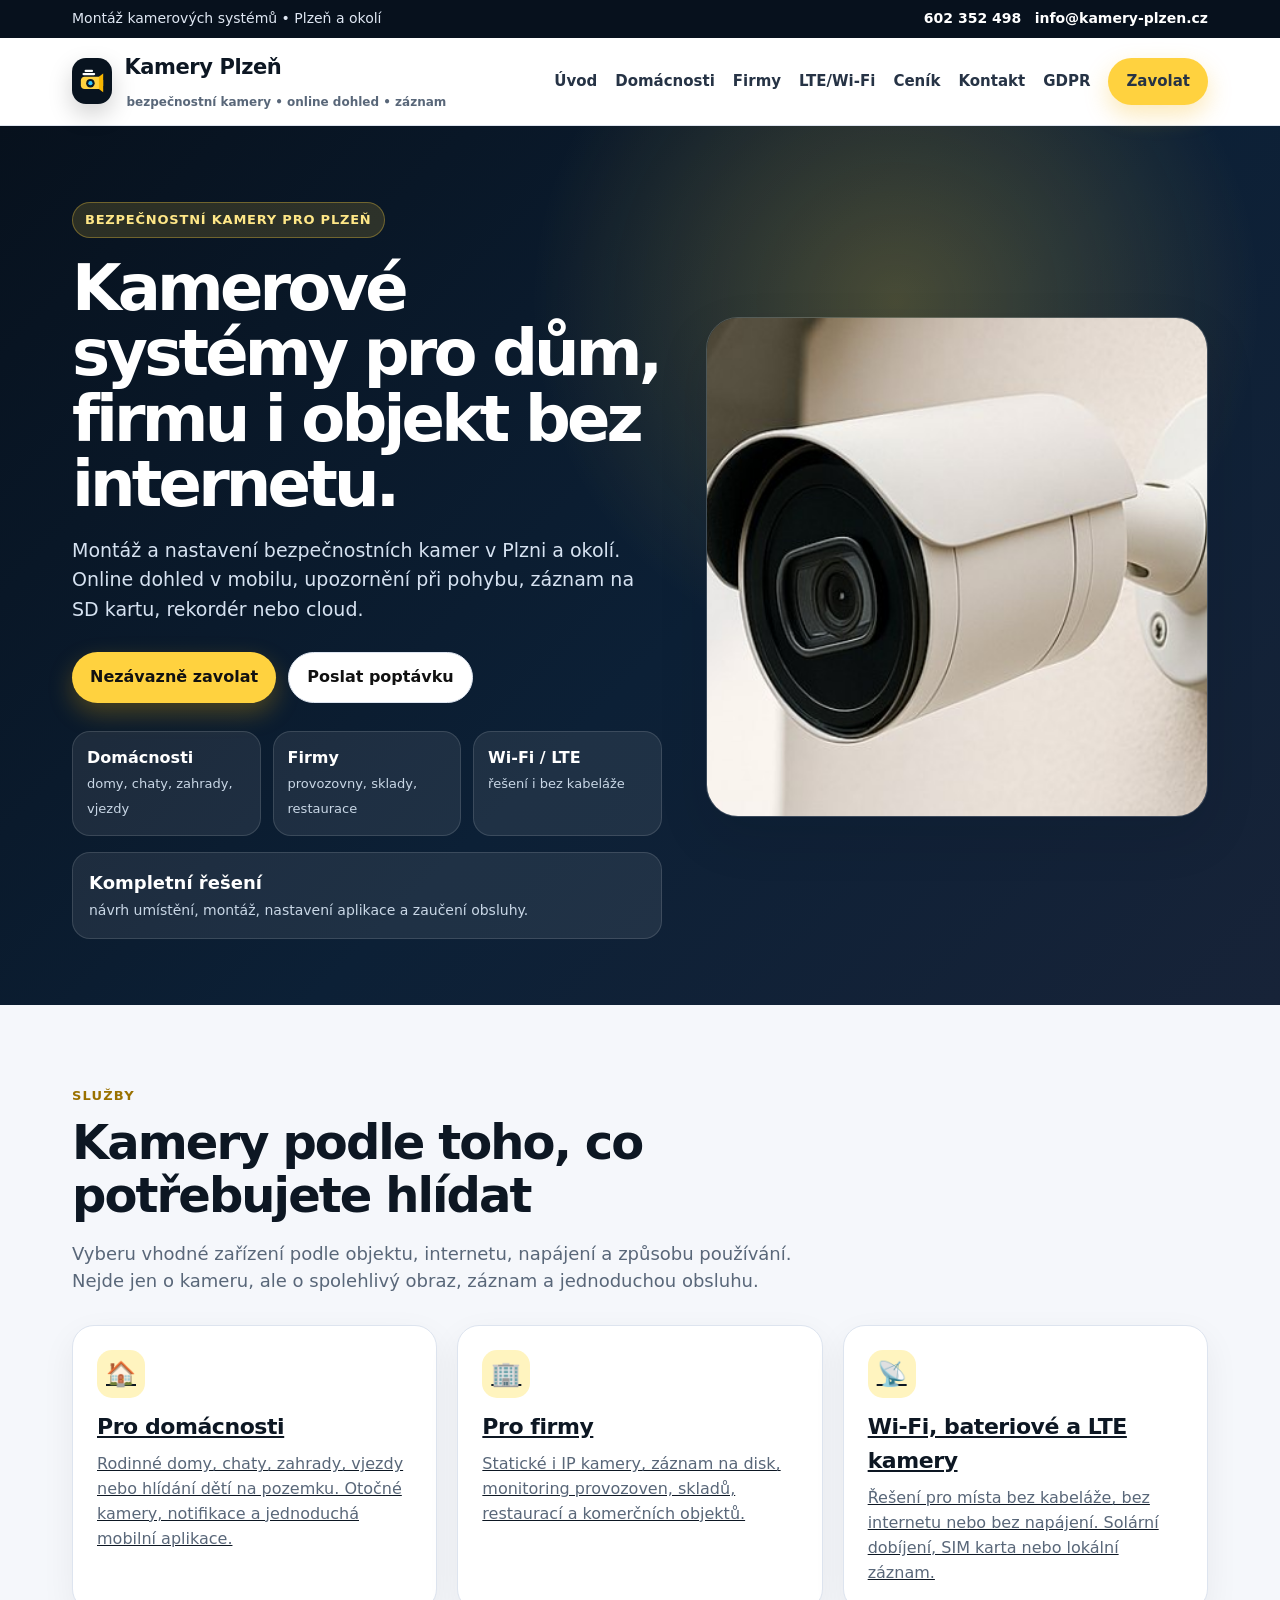
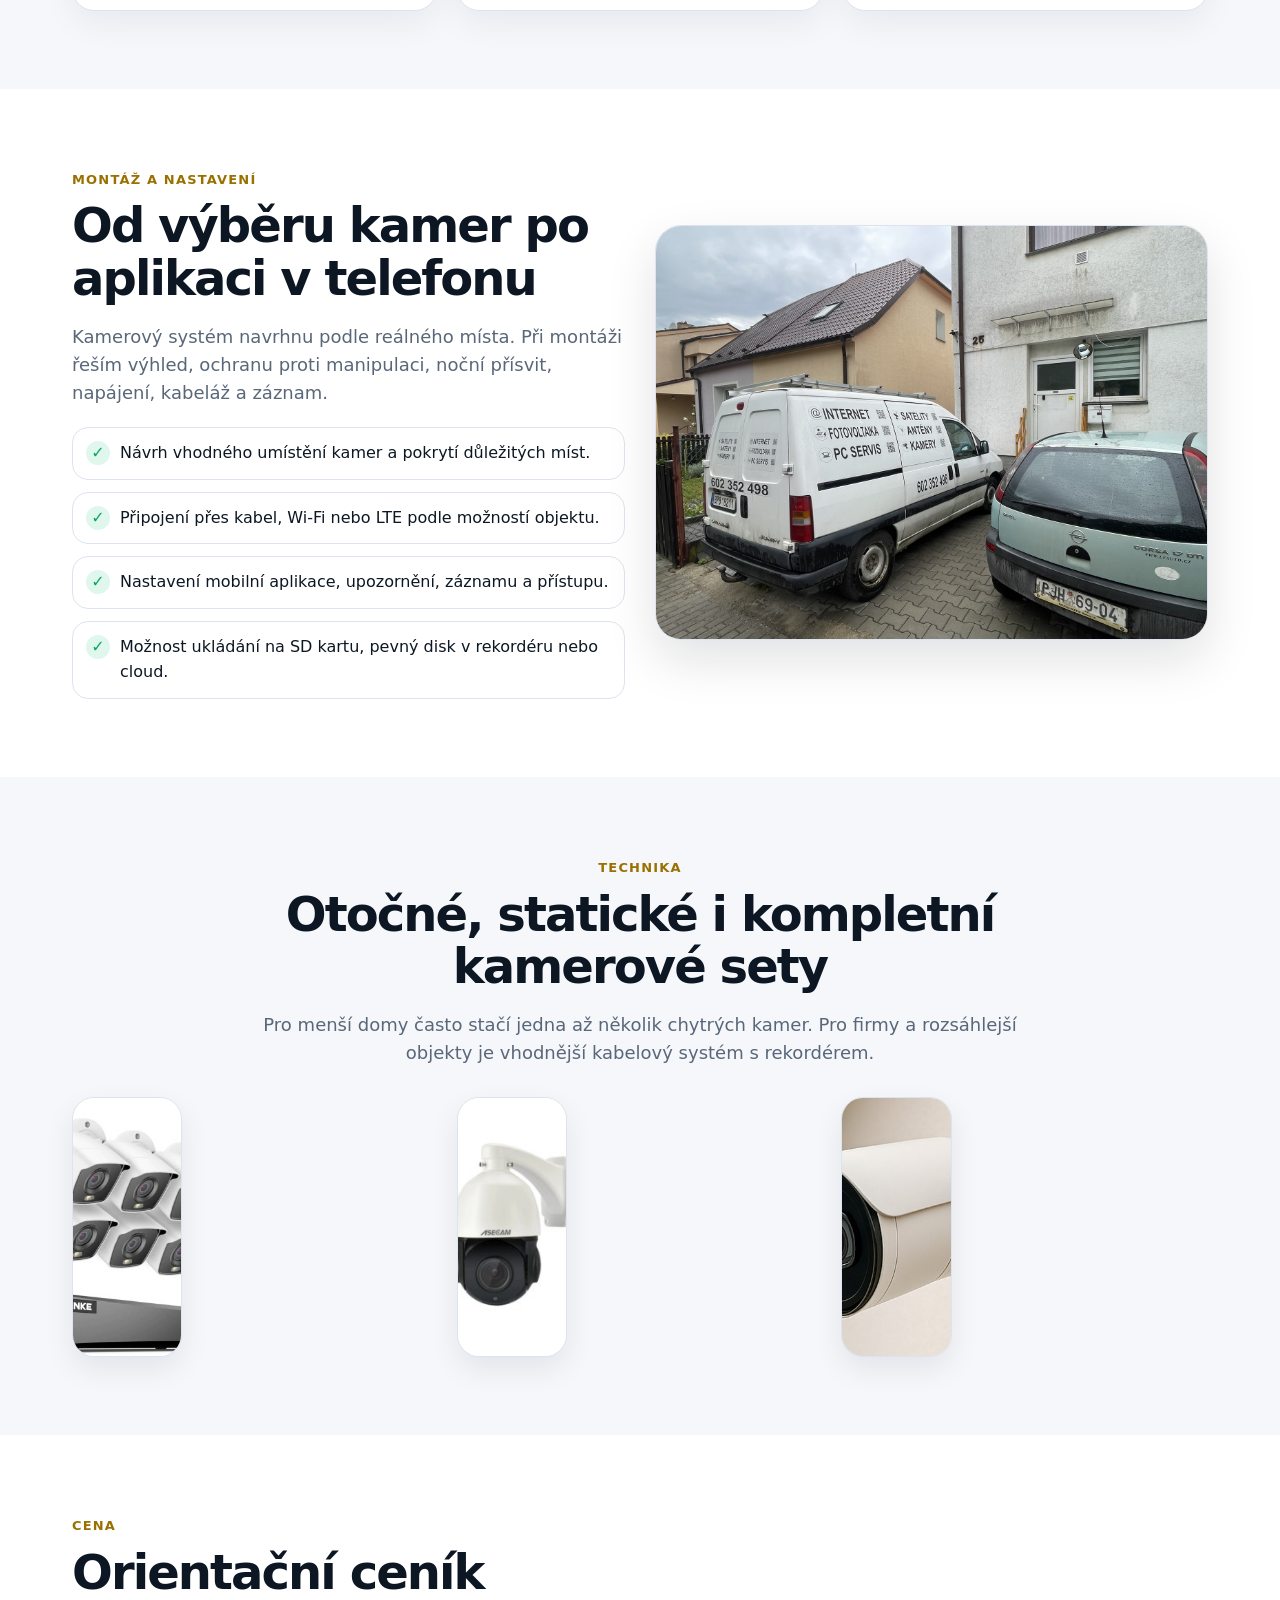
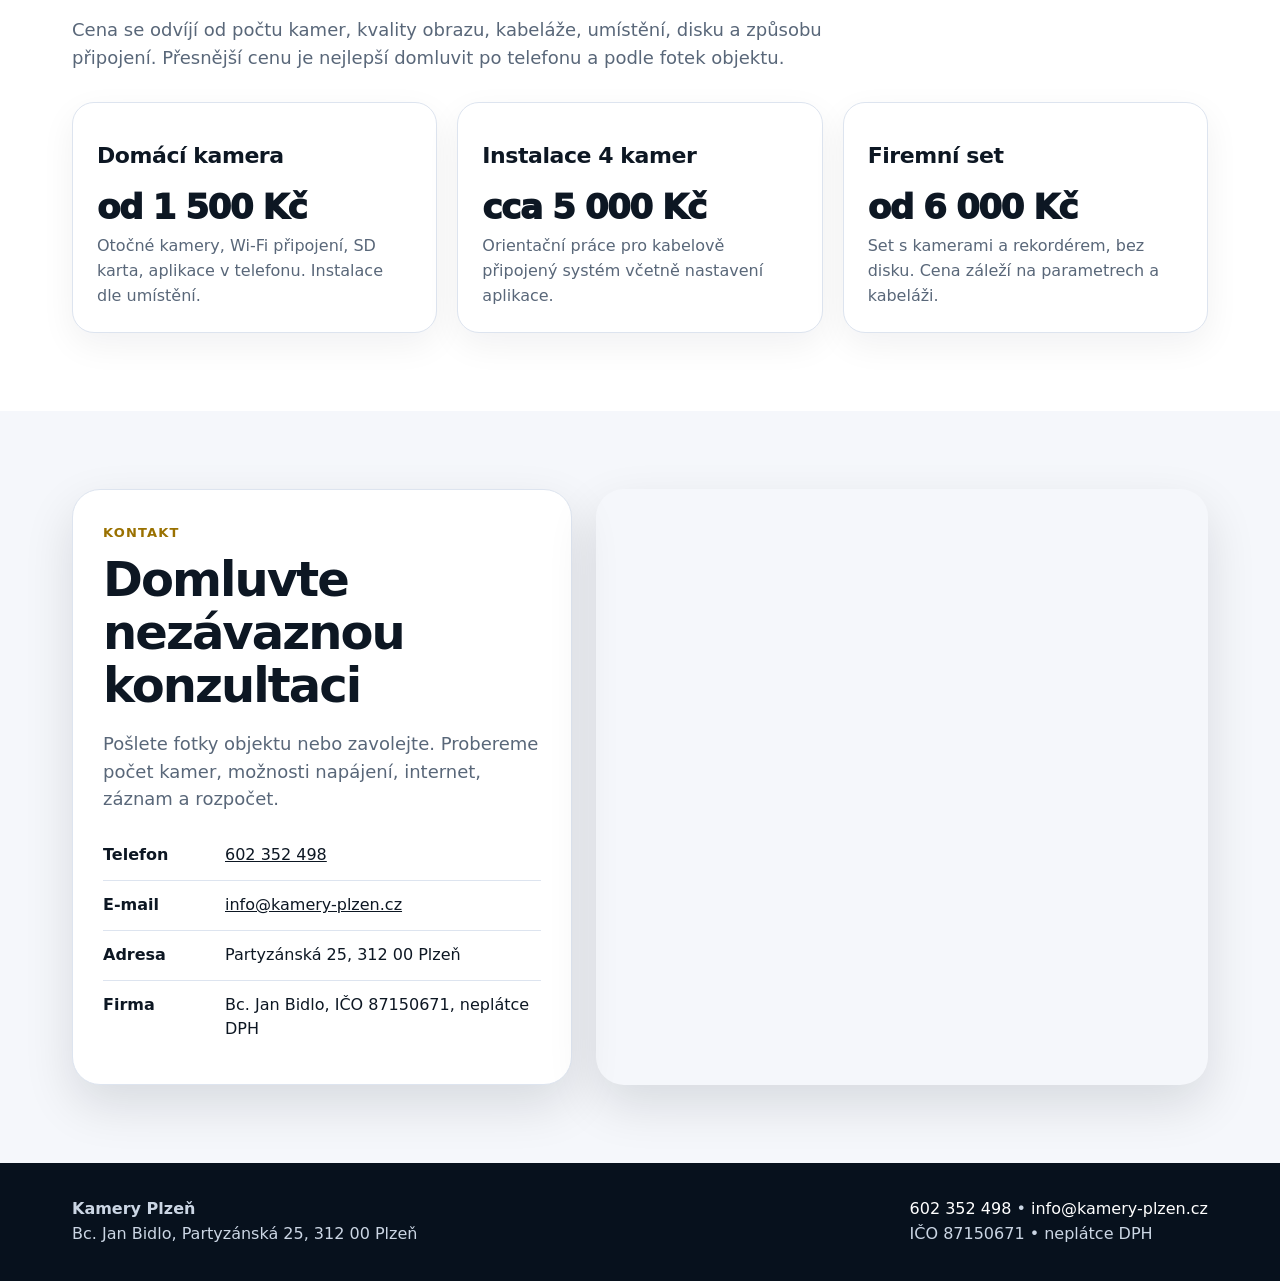
<file: index.html>
<!doctype html><html lang="cs"><head><meta charset="utf-8"><meta name="viewport" content="width=device-width,initial-scale=1"><title>Kamerové systémy Plzeň | Bezpečnostní kamery, montáž a online dohled</title><meta name="description" content="Montáž kamerových systémů v Plzni a okolí. Bezpečnostní kamery pro domy, firmy, Wi‑Fi, LTE, záznam, notifikace a nastavení mobilní aplikace."><link rel="icon" type="image/svg+xml" href="assets/img/favicon.svg"><link rel="stylesheet" href="assets/css/style.css"></head><body><div class="topbar"><div class="container"><div>Montáž kamerových systémů • Plzeň a okolí</div><div><a href="tel:+420602352498">602 352 498</a> &nbsp; <a href="mailto:info@kamery-plzen.cz">info@kamery-plzen.cz</a></div></div></div><nav class="nav"><div class="container"><a class="brand" href="index.html"><span class="brand-mark"><svg xmlns="http://www.w3.org/2000/svg" viewBox="0 0 64 64"><rect width="64" height="64" rx="14" fill="#08131f"/><path d="M18 24h28c4 0 7 3 7 7v9c0 4-3 7-7 7H18c-4 0-7-3-7-7v-9c0-4 3-7 7-7Z" fill="#ffd23f"/><path d="M45 24l8-6v35l-8-6V24Z" fill="#f7b500"/><circle cx="29" cy="36" r="8" fill="#0b1724"/><circle cx="29" cy="36" r="4" fill="#2fc4ff"/><path d="M16 19h20" stroke="#fff" stroke-width="4" stroke-linecap="round"/><path d="M20 13h12" stroke="#fff" stroke-width="4" stroke-linecap="round"/></svg></span><span class="brand-text"><span class="brand-title">Kamery Plzeň</span><span class="brand-sub">bezpečnostní kamery • online dohled • záznam</span></span></a><div class="menu"><a href="index.html">Úvod</a><a href="pro-domacnosti.html">Domácnosti</a><a href="pro-firmy.html">Firmy</a><a href="bezdratove-lte-kamery.html">LTE/Wi‑Fi</a><a href="cenik.html">Ceník</a><a href="kontakt.html">Kontakt</a><a href="gdpr/">GDPR</a><a class="btn" href="tel:+420602352498">Zavolat</a></div></div></nav><header class="hero"><div class="container hero-grid"><div><span class="eyebrow">Bezpečnostní kamery pro Plzeň</span><h1>Kamerové systémy pro dům, firmu i objekt bez internetu.</h1><p>Montáž a nastavení bezpečnostních kamer v Plzni a okolí. Online dohled v mobilu, upozornění při pohybu, záznam na SD kartu, rekordér nebo cloud.</p><div class="hero-actions"><a class="btn" href="tel:+420602352498">Nezávazně zavolat</a><a class="btn outline" href="kontakt.html">Poslat poptávku</a></div><div class="hero-cards"><div class="mini"><b>Domácnosti</b><span>domy, chaty, zahrady, vjezdy</span></div><div class="mini"><b>Firmy</b><span>provozovny, sklady, restaurace</span></div><div class="mini"><b>Wi‑Fi / LTE</b><span>řešení i bez kabeláže</span></div></div><div class="hero-solution"><b>Kompletní řešení</b><span>návrh umístění, montáž, nastavení aplikace a zaučení obsluhy.</span></div></div><div class="hero-photo"><img src="assets/img/venkovni-kamera.jpg" alt="Venkovní bezpečnostní kamera"></div></div></header>
<section class="section"><div class="container"><div class="section-head"><span class="kicker">Služby</span><h2>Kamery podle toho, co potřebujete hlídat</h2><p class="lead">Vyberu vhodné zařízení podle objektu, internetu, napájení a způsobu používání. Nejde jen o kameru, ale o spolehlivý obraz, záznam a jednoduchou obsluhu.</p></div><div class="cards"><a class="card" href="pro-domacnosti.html"><div class="icon">🏠</div><h3>Pro domácnosti</h3><p>Rodinné domy, chaty, zahrady, vjezdy nebo hlídání dětí na pozemku. Otočné kamery, notifikace a jednoduchá mobilní aplikace.</p></a><a class="card" href="pro-firmy.html"><div class="icon">🏢</div><h3>Pro firmy</h3><p>Statické i IP kamery, záznam na disk, monitoring provozoven, skladů, restaurací a komerčních objektů.</p></a><a class="card" href="bezdratove-lte-kamery.html"><div class="icon">📡</div><h3>Wi‑Fi, bateriové a LTE kamery</h3><p>Řešení pro místa bez kabeláže, bez internetu nebo bez napájení. Solární dobíjení, SIM karta nebo lokální záznam.</p></a></div></div></section>
<section class="section alt"><div class="container feature"><div><span class="kicker">Montáž a nastavení</span><h2>Od výběru kamer po aplikaci v telefonu</h2><p class="lead">Kamerový systém navrhnu podle reálného místa. Při montáži řeším výhled, ochranu proti manipulaci, noční přísvit, napájení, kabeláž a záznam.</p><div class="list"><div class="tick">Návrh vhodného umístění kamer a pokrytí důležitých míst.</div><div class="tick">Připojení přes kabel, Wi‑Fi nebo LTE podle možností objektu.</div><div class="tick">Nastavení mobilní aplikace, upozornění, záznamu a přístupu.</div><div class="tick">Možnost ukládání na SD kartu, pevný disk v rekordéru nebo cloud.</div></div></div><img src="assets/img/auto-servis.jpg" alt="Servisní auto Kamery Plzeň"></div></section>
<section class="section"><div class="container"><div class="section-head center"><span class="kicker">Technika</span><h2>Otočné, statické i kompletní kamerové sety</h2><p class="lead">Pro menší domy často stačí jedna až několik chytrých kamer. Pro firmy a rozsáhlejší objekty je vhodnější kabelový systém s rekordérem.</p></div><div class="camera-gallery-row">
  <img src="assets/img/kamerovy-set.jpg" alt="Kamerový set s rekordérem">
  <img src="assets/img/otocna-kamera.jpg" alt="Otočná kamera">
  <img src="assets/img/venkovni-kamera.jpg" alt="Venkovní kamera">
</div></div></section>
<section class="section alt"><div class="container"><div class="section-head"><span class="kicker">Cena</span><h2>Orientační ceník</h2><p class="lead">Cena se odvíjí od počtu kamer, kvality obrazu, kabeláže, umístění, disku a způsobu připojení. Přesnější cenu je nejlepší domluvit po telefonu a podle fotek objektu.</p></div><div class="cards"><div class="card"><h3>Domácí kamera</h3><div class="price">od 1 500 Kč</div><p>Otočné kamery, Wi‑Fi připojení, SD karta, aplikace v telefonu. Instalace dle umístění.</p></div><div class="card"><h3>Instalace 4 kamer</h3><div class="price">cca 5 000 Kč</div><p>Orientační práce pro kabelově připojený systém včetně nastavení aplikace.</p></div><div class="card"><h3>Firemní set</h3><div class="price">od 6 000 Kč</div><p>Set s kamerami a rekordérem, bez disku. Cena záleží na parametrech a kabeláži.</p></div></div></div></section>
<section class="section" id="kontakt"><div class="container contact-grid"><div class="contact-card"><span class="kicker">Kontakt</span><h2>Domluvte nezávaznou konzultaci</h2><p class="lead">Pošlete fotky objektu nebo zavolejte. Probereme počet kamer, možnosti napájení, internet, záznam a rozpočet.</p><div class="contact-line"><b>Telefon</b><a href="tel:+420602352498">602 352 498</a></div><div class="contact-line"><b>E-mail</b><a href="mailto:info@kamery-plzen.cz">info@kamery-plzen.cz</a></div><div class="contact-line"><b>Adresa</b><span>Partyzánská 25, 312 00 Plzeň</span></div><div class="contact-line"><b>Firma</b><span>Bc. Jan Bidlo, IČO 87150671, neplátce DPH</span></div></div><iframe class="map" loading="lazy" referrerpolicy="no-referrer-when-downgrade" src="https://www.google.com/maps?q=Partyz%C3%A1nsk%C3%A1%2025%2C%20Plze%C5%88&output=embed"></iframe></div></section><footer class="footer"><div class="container"><div><b>Kamery Plzeň</b><br>Bc. Jan Bidlo, Partyzánská 25, 312 00 Plzeň</div><div><a href="tel:+420602352498">602 352 498</a> • <a href="mailto:info@kamery-plzen.cz">info@kamery-plzen.cz</a><br>IČO 87150671 • neplátce DPH</div></div></footer><a class="mobile-call" href="tel:+420602352498">Zavolat 602 352 498</a><script src="assets/js/main.js"></script></body></html>
</file>
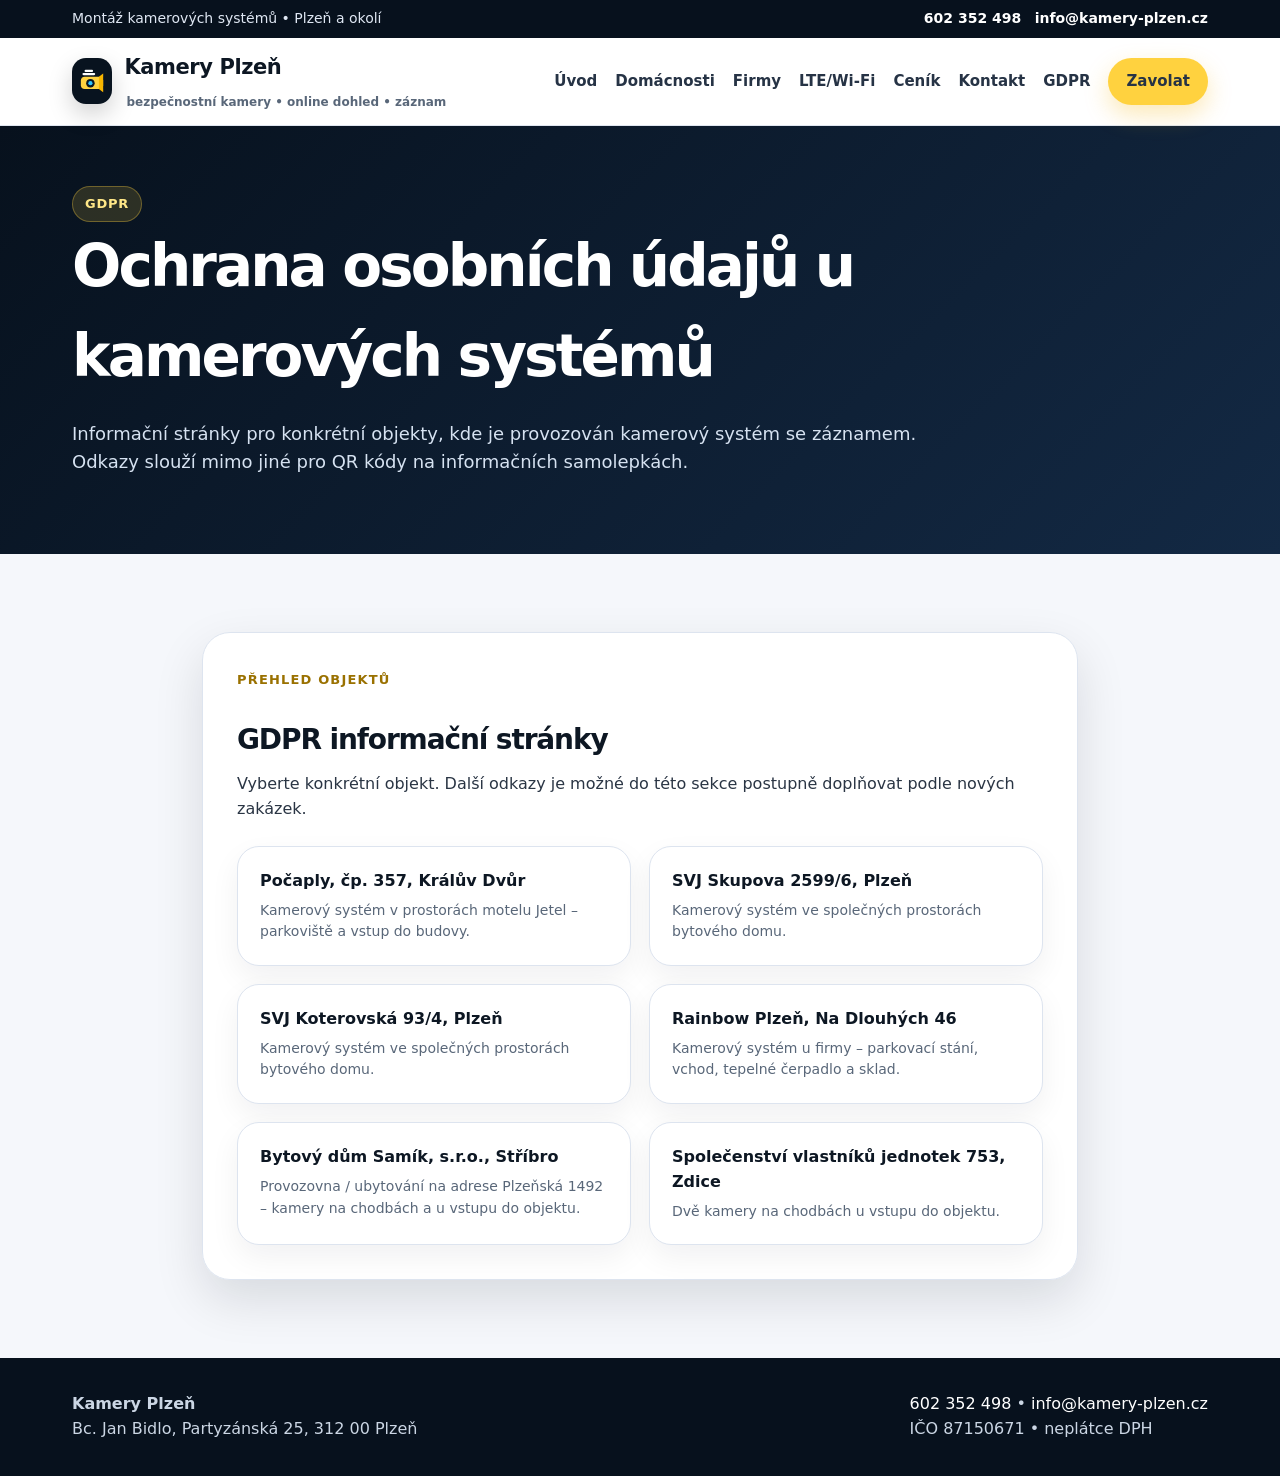
<file: gdpr/index.html>
<!doctype html><html lang="cs"><head><meta charset="utf-8"><meta name="viewport" content="width=device-width,initial-scale=1"><title>GDPR informace ke kamerovým systémům | Kamery Plzeň</title><meta name="description" content="Přehled informačních stránek GDPR pro kamerové systémy."><link rel="icon" type="image/svg+xml" href="../assets/img/favicon.svg"><link rel="stylesheet" href="../assets/css/style.css"></head><body><div class="topbar"><div class="container"><div>Montáž kamerových systémů • Plzeň a okolí</div><div><a href="tel:+420602352498">602 352 498</a> &nbsp; <a href="mailto:info@kamery-plzen.cz">info@kamery-plzen.cz</a></div></div></div><nav class="nav"><div class="container"><a class="brand" href="../index.html"><span class="brand-mark"><svg xmlns="http://www.w3.org/2000/svg" viewBox="0 0 64 64"><rect width="64" height="64" rx="14" fill="#08131f"/><path d="M18 24h28c4 0 7 3 7 7v9c0 4-3 7-7 7H18c-4 0-7-3-7-7v-9c0-4 3-7 7-7Z" fill="#ffd23f"/><path d="M45 24l8-6v35l-8-6V24Z" fill="#f7b500"/><circle cx="29" cy="36" r="8" fill="#0b1724"/><circle cx="29" cy="36" r="4" fill="#2fc4ff"/><path d="M16 19h20" stroke="#fff" stroke-width="4" stroke-linecap="round"/><path d="M20 13h12" stroke="#fff" stroke-width="4" stroke-linecap="round"/></svg></span><span class="brand-text"><span class="brand-title">Kamery Plzeň</span><span class="brand-sub">bezpečnostní kamery • online dohled • záznam</span></span></a><div class="menu"><a href="../index.html">Úvod</a><a href="../pro-domacnosti.html">Domácnosti</a><a href="../pro-firmy.html">Firmy</a><a href="../bezdratove-lte-kamery.html">LTE/Wi‑Fi</a><a href="../cenik.html">Ceník</a><a href="../kontakt.html">Kontakt</a><a href="../gdpr/">GDPR</a><a class="btn" href="tel:+420602352498">Zavolat</a></div></div></nav><section class="subhero"><div class="container"><span class="eyebrow">GDPR</span><h1>Ochrana osobních údajů u kamerových systémů</h1><p>Informační stránky pro konkrétní objekty, kde je provozován kamerový systém se záznamem. Odkazy slouží mimo jiné pro QR kódy na informačních samolepkách.</p></div></section><section class="section"><div class="container privacy-wrap"><div class="privacy-card"><span class="kicker">Přehled objektů</span><h2>GDPR informační stránky</h2><p>Vyberte konkrétní objekt. Další odkazy je možné do této sekce postupně doplňovat podle nových zakázek.</p><div class="privacy-links"><a class="privacy-link" href="beroun/"><b>Počaply, čp. 357, Králův Dvůr</b><span>Kamerový systém v prostorách motelu Jetel – parkoviště a vstup do budovy.</span></a><a class="privacy-link" href="skupova6/"><b>SVJ Skupova 2599/6, Plzeň</b><span>Kamerový systém ve společných prostorách bytového domu.</span></a><a class="privacy-link" href="koterovska4/"><b>SVJ Koterovská 93/4, Plzeň</b><span>Kamerový systém ve společných prostorách bytového domu.</span></a><a class="privacy-link" href="rainbow/"><b>Rainbow Plzeň, Na Dlouhých 46</b><span>Kamerový systém u firmy – parkovací stání, vchod, tepelné čerpadlo a sklad.</span></a><a class="privacy-link" href="samik/"><b>Bytový dům Samík, s.r.o., Stříbro</b><span>Provozovna / ubytování na adrese Plzeňská 1492 – kamery na chodbách a u vstupu do objektu.</span></a><a class="privacy-link" href="zdice753/"><b>Společenství vlastníků jednotek 753, Zdice</b><span>Dvě kamery na chodbách u vstupu do objektu.</span></a></div></div></div></section><footer class="footer"><div class="container"><div><b>Kamery Plzeň</b><br>Bc. Jan Bidlo, Partyzánská 25, 312 00 Plzeň</div><div><a href="tel:+420602352498">602 352 498</a> • <a href="mailto:info@kamery-plzen.cz">info@kamery-plzen.cz</a><br>IČO 87150671 • neplátce DPH</div></div></footer><a class="mobile-call" href="tel:+420602352498">Zavolat 602 352 498</a><script src="../assets/js/main.js"></script></body></html>
</file>
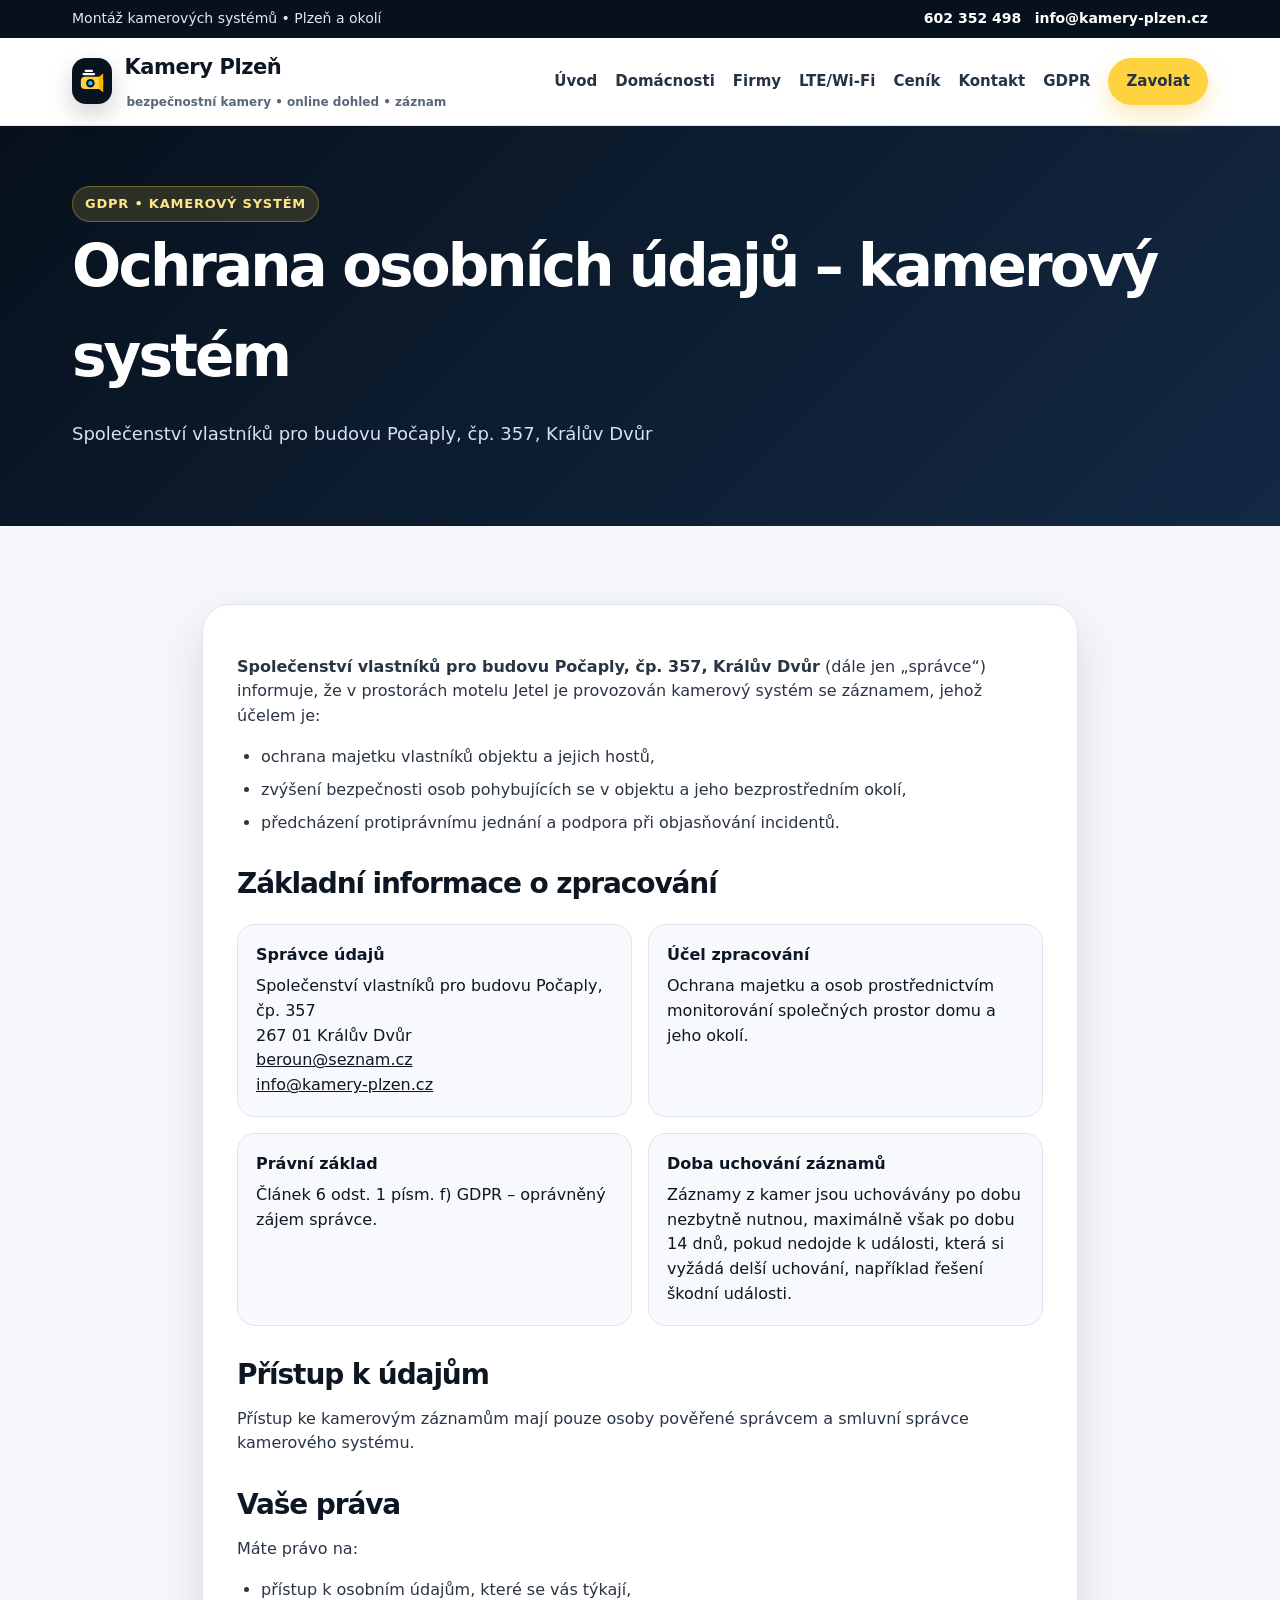
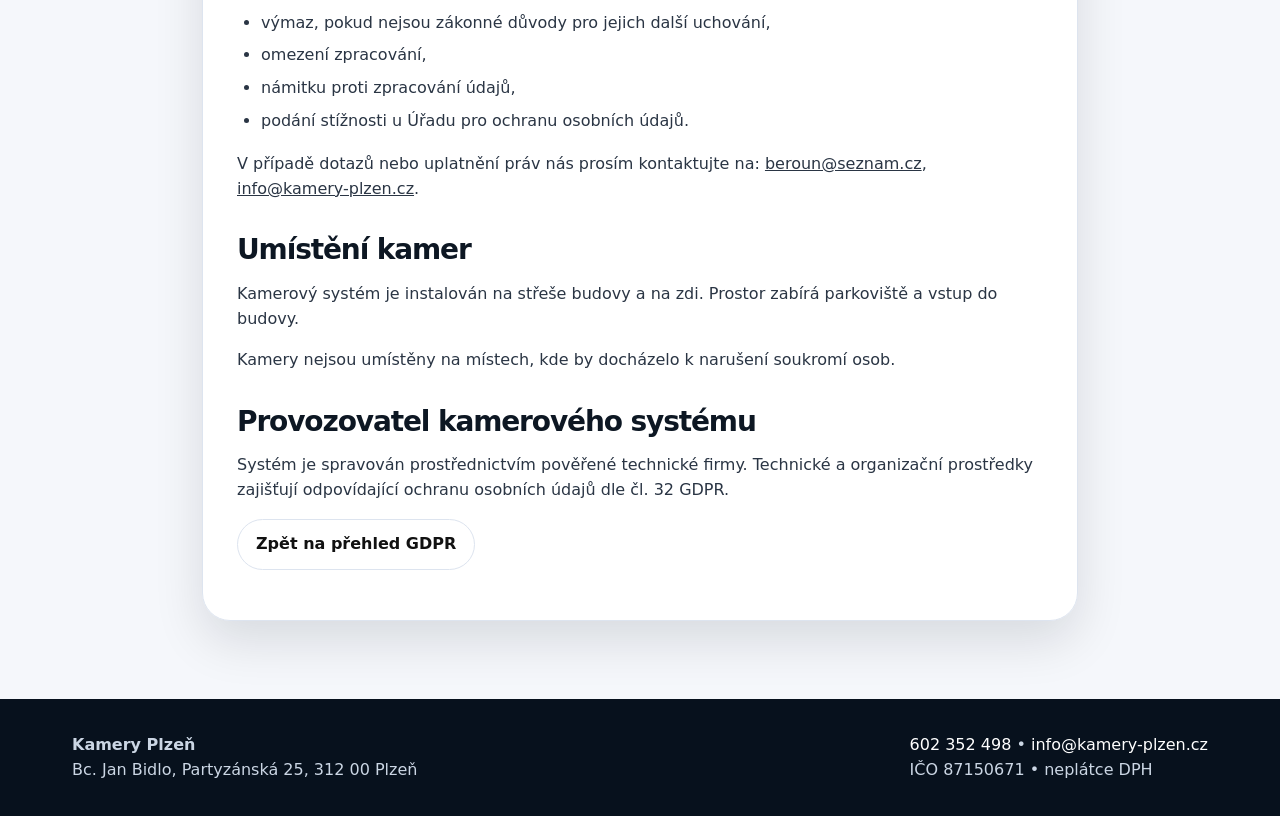
<file: gdpr/beroun/index.html>
<!doctype html><html lang="cs"><head><meta charset="utf-8"><meta name="viewport" content="width=device-width,initial-scale=1"><title>Ochrana osobních údajů – kamerový systém Počaply | Kamery Plzeň</title><meta name="description" content="Informace o zpracování osobních údajů u kamerového systému Počaply, čp. 357, Králův Dvůr."><link rel="icon" type="image/svg+xml" href="../../assets/img/favicon.svg"><link rel="stylesheet" href="../../assets/css/style.css"></head><body><div class="topbar"><div class="container"><div>Montáž kamerových systémů • Plzeň a okolí</div><div><a href="tel:+420602352498">602 352 498</a> &nbsp; <a href="mailto:info@kamery-plzen.cz">info@kamery-plzen.cz</a></div></div></div><nav class="nav"><div class="container"><a class="brand" href="../../index.html"><span class="brand-mark"><svg xmlns="http://www.w3.org/2000/svg" viewBox="0 0 64 64"><rect width="64" height="64" rx="14" fill="#08131f"/><path d="M18 24h28c4 0 7 3 7 7v9c0 4-3 7-7 7H18c-4 0-7-3-7-7v-9c0-4 3-7 7-7Z" fill="#ffd23f"/><path d="M45 24l8-6v35l-8-6V24Z" fill="#f7b500"/><circle cx="29" cy="36" r="8" fill="#0b1724"/><circle cx="29" cy="36" r="4" fill="#2fc4ff"/><path d="M16 19h20" stroke="#fff" stroke-width="4" stroke-linecap="round"/><path d="M20 13h12" stroke="#fff" stroke-width="4" stroke-linecap="round"/></svg></span><span class="brand-text"><span class="brand-title">Kamery Plzeň</span><span class="brand-sub">bezpečnostní kamery • online dohled • záznam</span></span></a><div class="menu"><a href="../../index.html">Úvod</a><a href="../../pro-domacnosti.html">Domácnosti</a><a href="../../pro-firmy.html">Firmy</a><a href="../../bezdratove-lte-kamery.html">LTE/Wi‑Fi</a><a href="../../cenik.html">Ceník</a><a href="../../kontakt.html">Kontakt</a><a href="../../gdpr/">GDPR</a><a class="btn" href="tel:+420602352498">Zavolat</a></div></div></nav><section class="subhero"><div class="container"><span class="eyebrow">GDPR • kamerový systém</span><h1>Ochrana osobních údajů – kamerový systém</h1><p>Společenství vlastníků pro budovu Počaply, čp. 357, Králův Dvůr</p></div></section><section class="section"><div class="container privacy-wrap"><div class="privacy-card"><p><b>Společenství vlastníků pro budovu Počaply, čp. 357, Králův Dvůr</b> (dále jen „správce“) informuje, že v prostorách motelu Jetel je provozován kamerový systém se záznamem, jehož účelem je:</p><ul><li>ochrana majetku vlastníků objektu a jejich hostů,</li><li>zvýšení bezpečnosti osob pohybujících se v objektu a jeho bezprostředním okolí,</li><li>předcházení protiprávnímu jednání a podpora při objasňování incidentů.</li></ul><h2>Základní informace o zpracování</h2><div class="privacy-meta"><div class="privacy-box"><b>Správce údajů</b>Společenství vlastníků pro budovu Počaply, čp. 357<br>267 01 Králův Dvůr<br><a href="mailto:beroun@seznam.cz">beroun@seznam.cz</a><br><a href="mailto:info@kamery-plzen.cz">info@kamery-plzen.cz</a></div><div class="privacy-box"><b>Účel zpracování</b>Ochrana majetku a osob prostřednictvím monitorování společných prostor domu a jeho okolí.</div><div class="privacy-box"><b>Právní základ</b>Článek 6 odst. 1 písm. f) GDPR – oprávněný zájem správce.</div><div class="privacy-box"><b>Doba uchování záznamů</b>Záznamy z kamer jsou uchovávány po dobu nezbytně nutnou, maximálně však po dobu 14 dnů, pokud nedojde k události, která si vyžádá delší uchování, například řešení škodní události.</div></div><h2>Přístup k údajům</h2><p>Přístup ke kamerovým záznamům mají pouze osoby pověřené správcem a smluvní správce kamerového systému.</p><h2>Vaše práva</h2><p>Máte právo na:</p><ul><li>přístup k osobním údajům, které se vás týkají,</li><li>výmaz, pokud nejsou zákonné důvody pro jejich další uchování,</li><li>omezení zpracování,</li><li>námitku proti zpracování údajů,</li><li>podání stížnosti u Úřadu pro ochranu osobních údajů.</li></ul><p>V případě dotazů nebo uplatnění práv nás prosím kontaktujte na: <a href="mailto:beroun@seznam.cz">beroun@seznam.cz</a>, <a href="mailto:info@kamery-plzen.cz">info@kamery-plzen.cz</a>.</p><h2>Umístění kamer</h2><p>Kamerový systém je instalován na střeše budovy a na zdi. Prostor zabírá parkoviště a vstup do budovy.</p><p>Kamery nejsou umístěny na místech, kde by docházelo k narušení soukromí osob.</p><h2>Provozovatel kamerového systému</h2><p>Systém je spravován prostřednictvím pověřené technické firmy. Technické a organizační prostředky zajišťují odpovídající ochranu osobních údajů dle čl. 32 GDPR.</p><p><a class="btn outline" href="../">Zpět na přehled GDPR</a></p></div></div></section><footer class="footer"><div class="container"><div><b>Kamery Plzeň</b><br>Bc. Jan Bidlo, Partyzánská 25, 312 00 Plzeň</div><div><a href="tel:+420602352498">602 352 498</a> • <a href="mailto:info@kamery-plzen.cz">info@kamery-plzen.cz</a><br>IČO 87150671 • neplátce DPH</div></div></footer><a class="mobile-call" href="tel:+420602352498">Zavolat 602 352 498</a><script src="../../assets/js/main.js"></script></body></html>
</file>
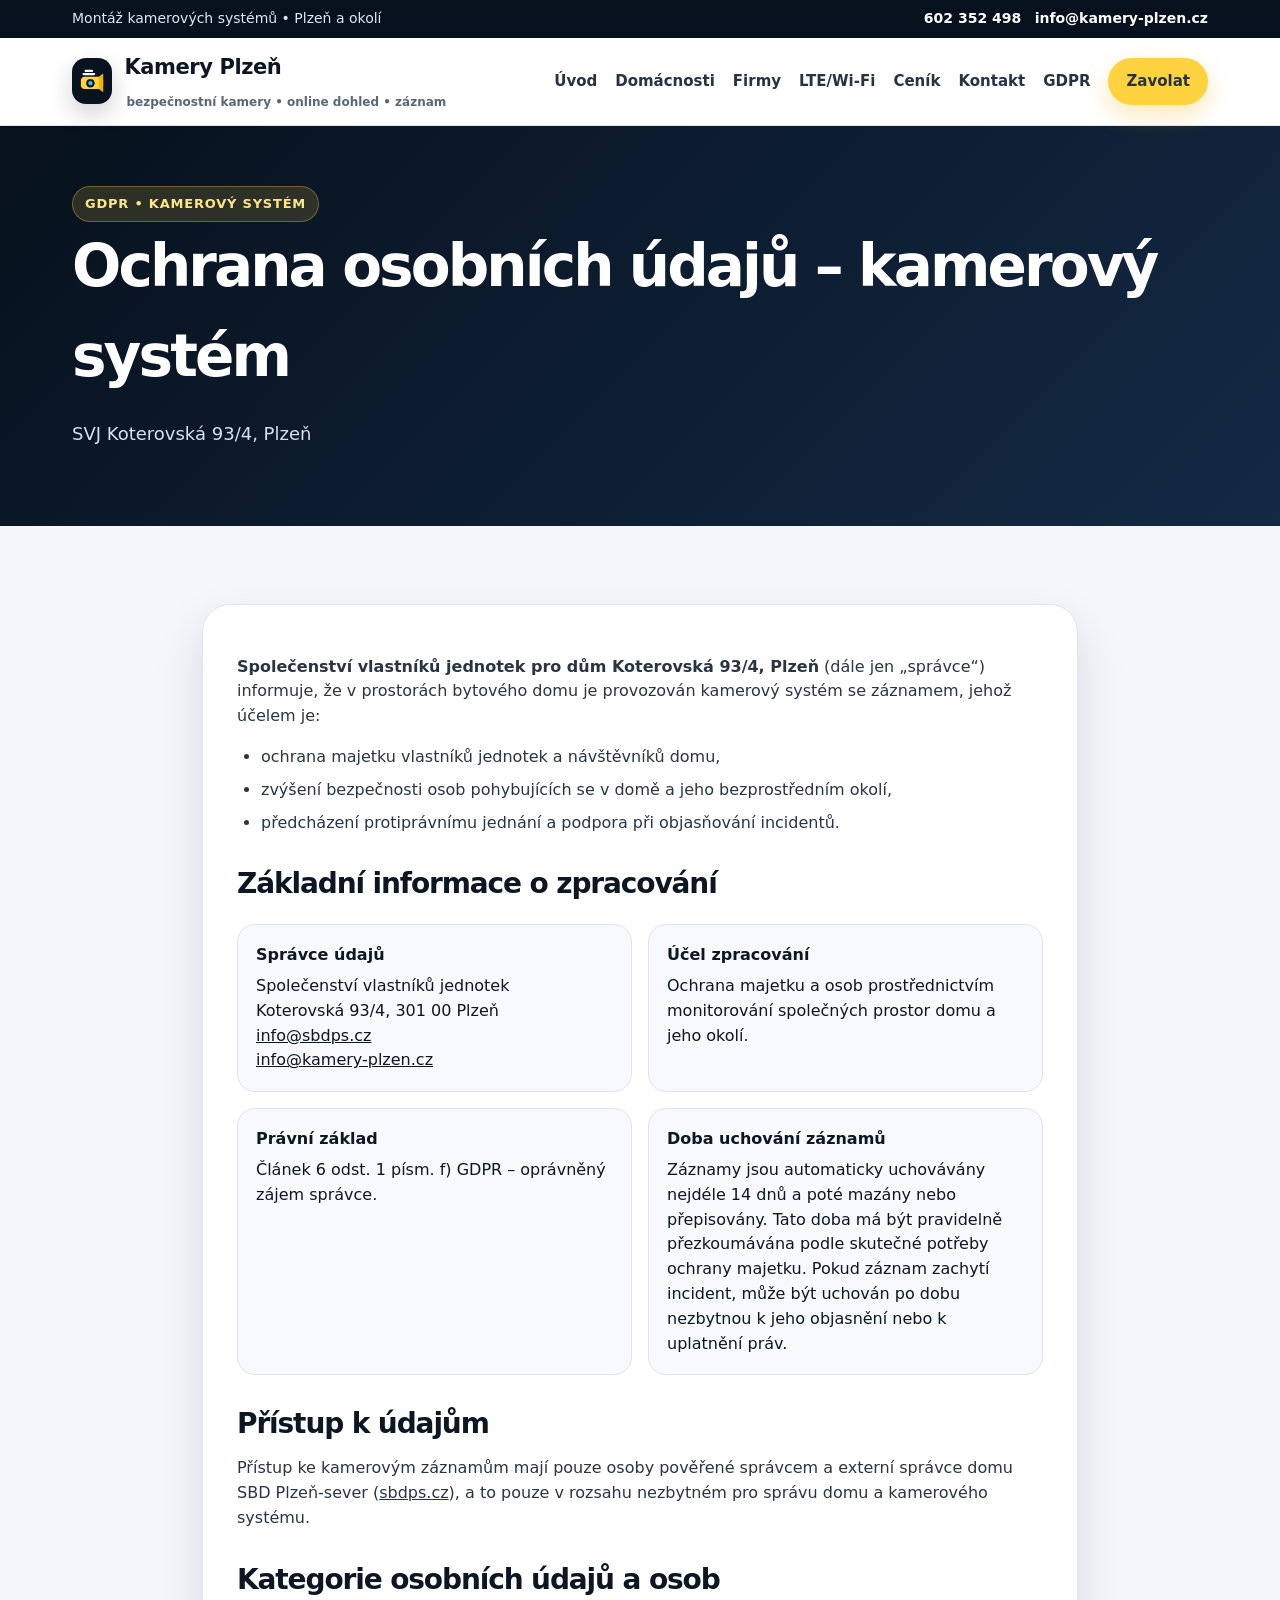
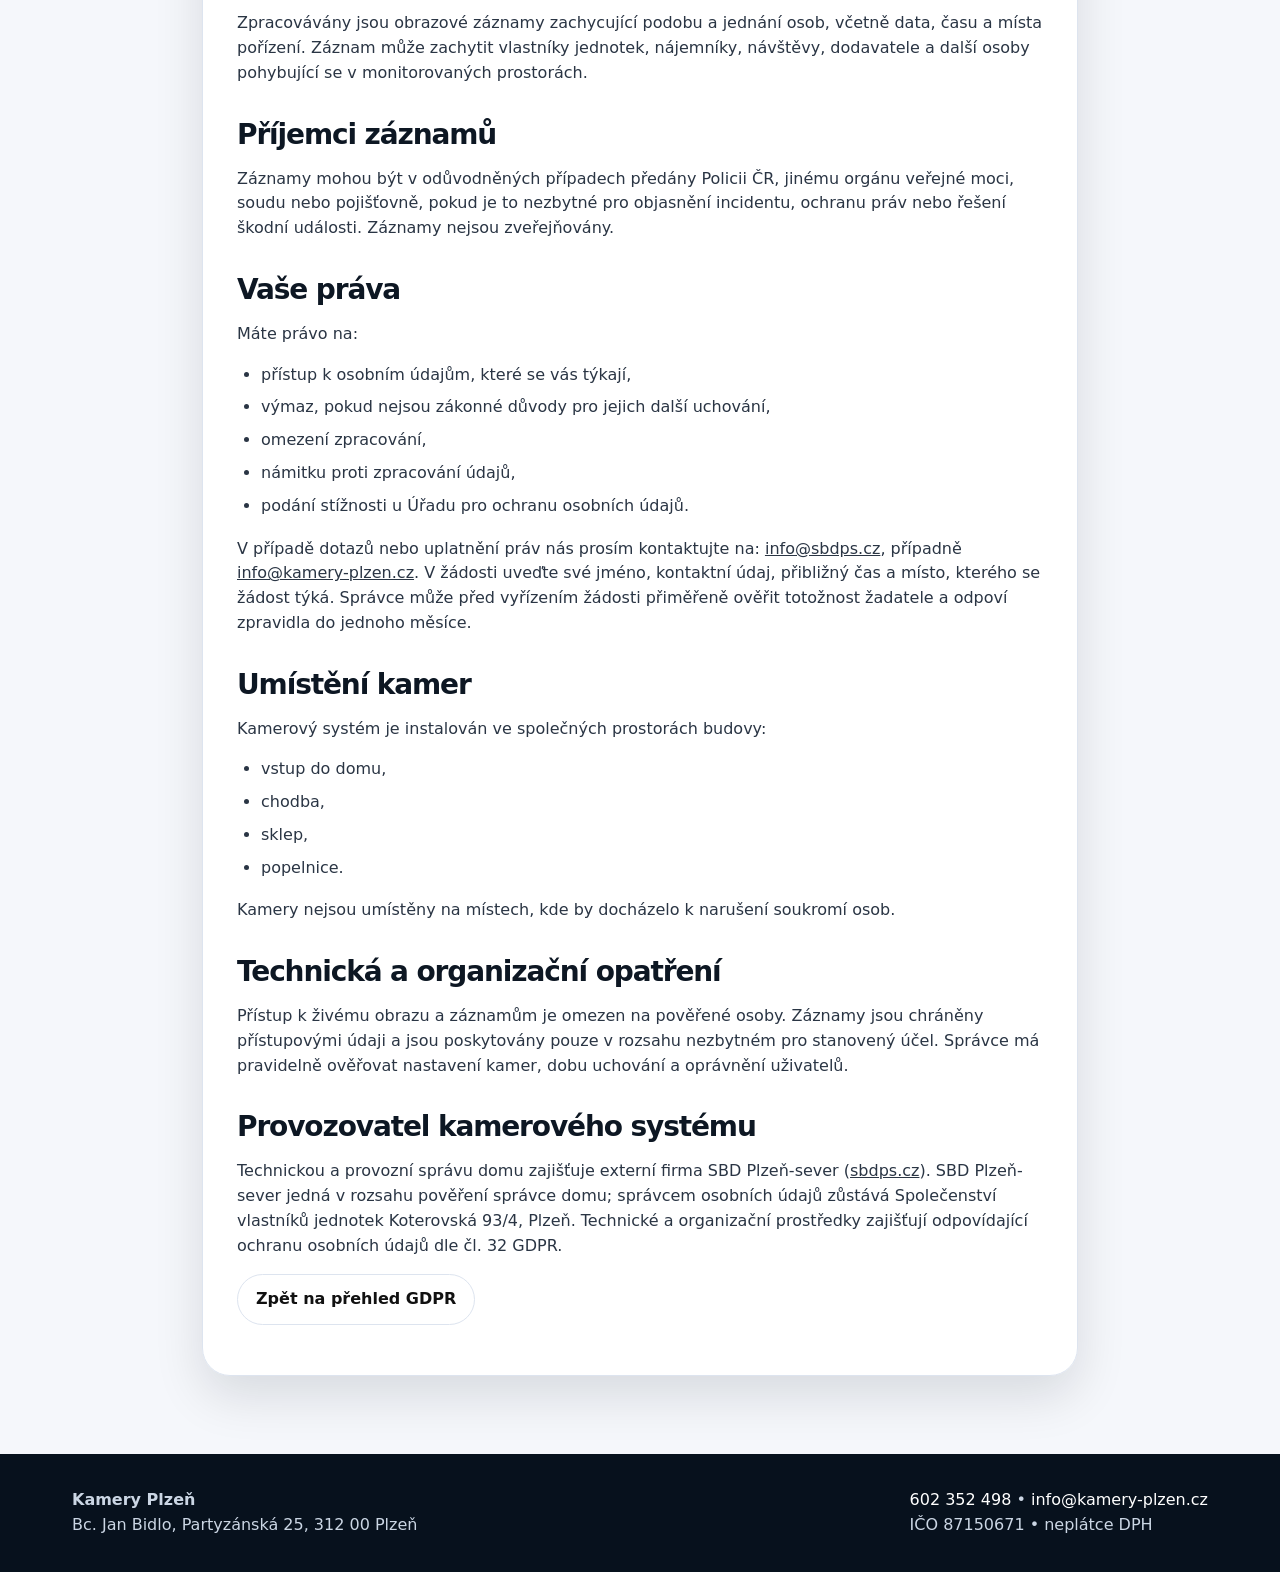
<file: gdpr/koterovska4/index.html>
<!doctype html><html lang="cs"><head><meta charset="utf-8"><meta name="viewport" content="width=device-width,initial-scale=1"><title>Ochrana osobních údajů – kamerový systém Koterovská 93/4 | Kamery Plzeň</title><meta name="description" content="Informace o zpracování osobních údajů u kamerového systému SVJ Koterovská 93/4, Plzeň."><link rel="icon" type="image/svg+xml" href="../../assets/img/favicon.svg"><link rel="stylesheet" href="../../assets/css/style.css"></head><body><div class="topbar"><div class="container"><div>Montáž kamerových systémů • Plzeň a okolí</div><div><a href="tel:+420602352498">602 352 498</a> &nbsp; <a href="mailto:info@kamery-plzen.cz">info@kamery-plzen.cz</a></div></div></div><nav class="nav"><div class="container"><a class="brand" href="../../index.html"><span class="brand-mark"><svg xmlns="http://www.w3.org/2000/svg" viewBox="0 0 64 64"><rect width="64" height="64" rx="14" fill="#08131f"/><path d="M18 24h28c4 0 7 3 7 7v9c0 4-3 7-7 7H18c-4 0-7-3-7-7v-9c0-4 3-7 7-7Z" fill="#ffd23f"/><path d="M45 24l8-6v35l-8-6V24Z" fill="#f7b500"/><circle cx="29" cy="36" r="8" fill="#0b1724"/><circle cx="29" cy="36" r="4" fill="#2fc4ff"/><path d="M16 19h20" stroke="#fff" stroke-width="4" stroke-linecap="round"/><path d="M20 13h12" stroke="#fff" stroke-width="4" stroke-linecap="round"/></svg></span><span class="brand-text"><span class="brand-title">Kamery Plzeň</span><span class="brand-sub">bezpečnostní kamery • online dohled • záznam</span></span></a><div class="menu"><a href="../../index.html">Úvod</a><a href="../../pro-domacnosti.html">Domácnosti</a><a href="../../pro-firmy.html">Firmy</a><a href="../../bezdratove-lte-kamery.html">LTE/Wi‑Fi</a><a href="../../cenik.html">Ceník</a><a href="../../kontakt.html">Kontakt</a><a href="../../gdpr/">GDPR</a><a class="btn" href="tel:+420602352498">Zavolat</a></div></div></nav><section class="subhero"><div class="container"><span class="eyebrow">GDPR • kamerový systém</span><h1>Ochrana osobních údajů – kamerový systém</h1><p>SVJ Koterovská 93/4, Plzeň</p></div></section><section class="section"><div class="container privacy-wrap"><div class="privacy-card"><p><b>Společenství vlastníků jednotek pro dům Koterovská 93/4, Plzeň</b> (dále jen „správce“) informuje, že v prostorách bytového domu je provozován kamerový systém se záznamem, jehož účelem je:</p><ul><li>ochrana majetku vlastníků jednotek a návštěvníků domu,</li><li>zvýšení bezpečnosti osob pohybujících se v domě a jeho bezprostředním okolí,</li><li>předcházení protiprávnímu jednání a podpora při objasňování incidentů.</li></ul><h2>Základní informace o zpracování</h2><div class="privacy-meta"><div class="privacy-box"><b>Správce údajů</b>Společenství vlastníků jednotek<br>Koterovská 93/4, 301 00 Plzeň<br><a href="mailto:info@sbdps.cz">info@sbdps.cz</a><br><a href="mailto:info@kamery-plzen.cz">info@kamery-plzen.cz</a></div><div class="privacy-box"><b>Účel zpracování</b>Ochrana majetku a osob prostřednictvím monitorování společných prostor domu a jeho okolí.</div><div class="privacy-box"><b>Právní základ</b>Článek 6 odst. 1 písm. f) GDPR – oprávněný zájem správce.</div><div class="privacy-box"><b>Doba uchování záznamů</b>Záznamy jsou automaticky uchovávány nejdéle 14 dnů a poté mazány nebo přepisovány. Tato doba má být pravidelně přezkoumávána podle skutečné potřeby ochrany majetku. Pokud záznam zachytí incident, může být uchován po dobu nezbytnou k jeho objasnění nebo k uplatnění práv.</div></div><h2>Přístup k údajům</h2><p>Přístup ke kamerovým záznamům mají pouze osoby pověřené správcem a externí správce domu SBD Plzeň-sever (<a href="https://sbdps.cz">sbdps.cz</a>), a to pouze v rozsahu nezbytném pro správu domu a kamerového systému.</p><h2>Kategorie osobních údajů a osob</h2><p>Zpracovávány jsou obrazové záznamy zachycující podobu a jednání osob, včetně data, času a místa pořízení. Záznam může zachytit vlastníky jednotek, nájemníky, návštěvy, dodavatele a další osoby pohybující se v monitorovaných prostorách.</p><h2>Příjemci záznamů</h2><p>Záznamy mohou být v odůvodněných případech předány Policii ČR, jinému orgánu veřejné moci, soudu nebo pojišťovně, pokud je to nezbytné pro objasnění incidentu, ochranu práv nebo řešení škodní události. Záznamy nejsou zveřejňovány.</p><h2>Vaše práva</h2><p>Máte právo na:</p><ul><li>přístup k osobním údajům, které se vás týkají,</li><li>výmaz, pokud nejsou zákonné důvody pro jejich další uchování,</li><li>omezení zpracování,</li><li>námitku proti zpracování údajů,</li><li>podání stížnosti u Úřadu pro ochranu osobních údajů.</li></ul><p>V případě dotazů nebo uplatnění práv nás prosím kontaktujte na: <a href="mailto:info@sbdps.cz">info@sbdps.cz</a>, případně <a href="mailto:info@kamery-plzen.cz">info@kamery-plzen.cz</a>. V žádosti uveďte své jméno, kontaktní údaj, přibližný čas a místo, kterého se žádost týká. Správce může před vyřízením žádosti přiměřeně ověřit totožnost žadatele a odpoví zpravidla do jednoho měsíce.</p><h2>Umístění kamer</h2><p>Kamerový systém je instalován ve společných prostorách budovy:</p><ul><li>vstup do domu,</li><li>chodba,</li><li>sklep,</li><li>popelnice.</li></ul><p>Kamery nejsou umístěny na místech, kde by docházelo k narušení soukromí osob.</p><h2>Technická a organizační opatření</h2><p>Přístup k živému obrazu a záznamům je omezen na pověřené osoby. Záznamy jsou chráněny přístupovými údaji a jsou poskytovány pouze v rozsahu nezbytném pro stanovený účel. Správce má pravidelně ověřovat nastavení kamer, dobu uchování a oprávnění uživatelů.</p><h2>Provozovatel kamerového systému</h2><p>Technickou a provozní správu domu zajišťuje externí firma SBD Plzeň-sever (<a href="https://sbdps.cz">sbdps.cz</a>). SBD Plzeň-sever jedná v rozsahu pověření správce domu; správcem osobních údajů zůstává Společenství vlastníků jednotek Koterovská 93/4, Plzeň. Technické a organizační prostředky zajišťují odpovídající ochranu osobních údajů dle čl. 32 GDPR.</p><p><a class="btn outline" href="../">Zpět na přehled GDPR</a></p></div></div></section><footer class="footer"><div class="container"><div><b>Kamery Plzeň</b><br>Bc. Jan Bidlo, Partyzánská 25, 312 00 Plzeň</div><div><a href="tel:+420602352498">602 352 498</a> • <a href="mailto:info@kamery-plzen.cz">info@kamery-plzen.cz</a><br>IČO 87150671 • neplátce DPH</div></div></footer><a class="mobile-call" href="tel:+420602352498">Zavolat 602 352 498</a><script src="../../assets/js/main.js"></script></body></html>
</file>
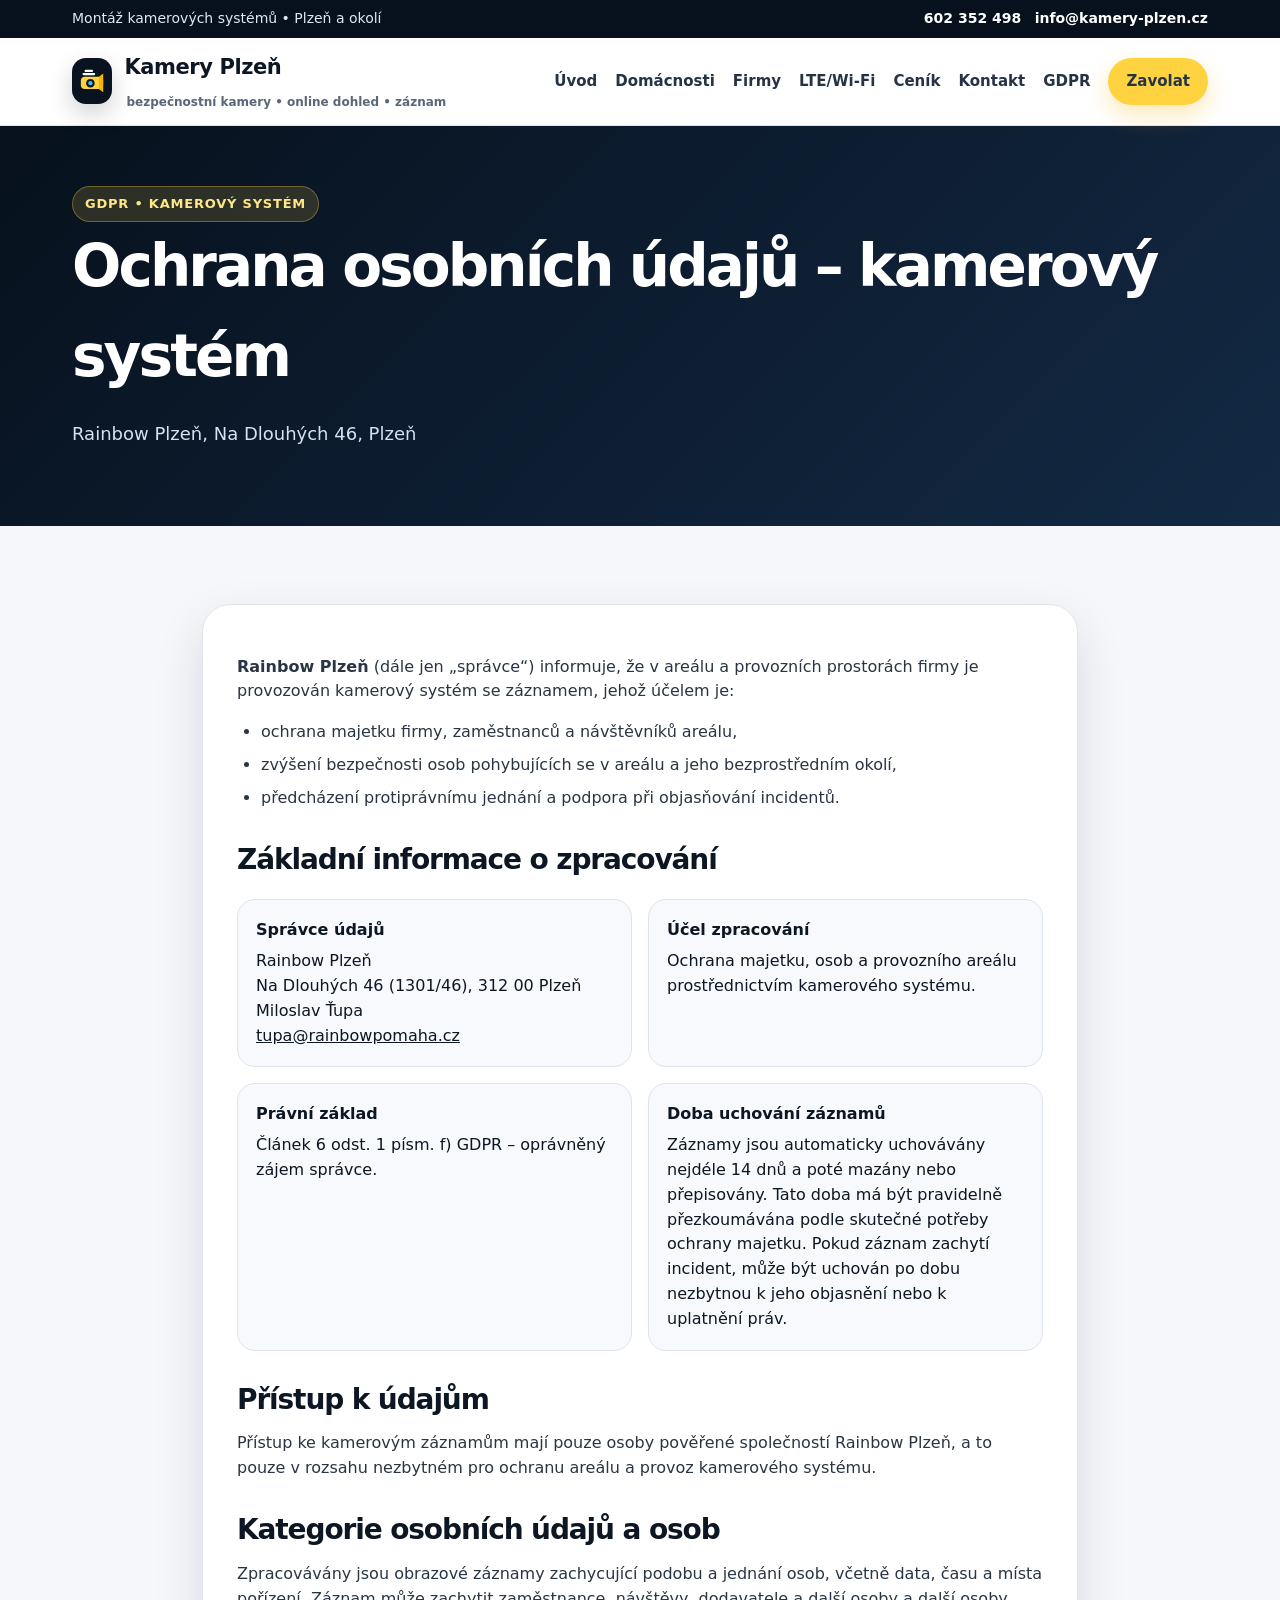
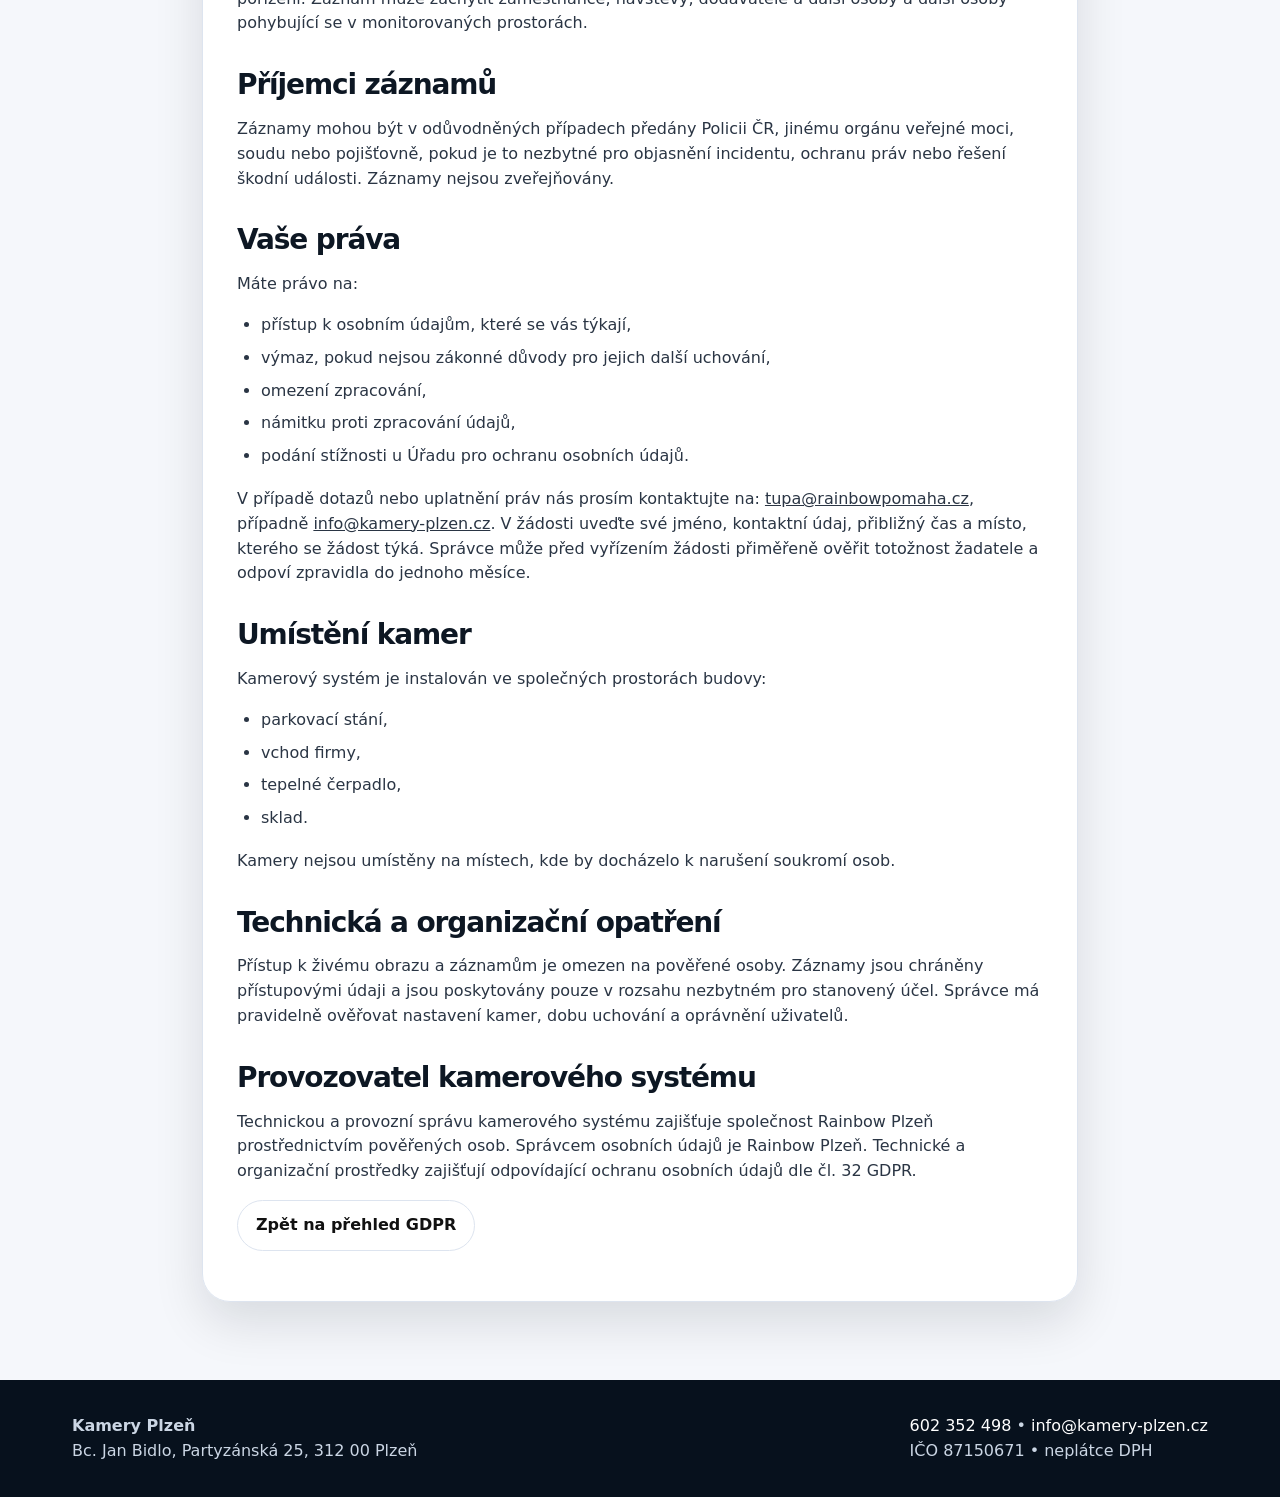
<file: gdpr/rainbow/index.html>
<!doctype html><html lang="cs"><head><meta charset="utf-8"><meta name="viewport" content="width=device-width,initial-scale=1"><title>Ochrana osobních údajů – kamerový systém Rainbow Plzeň | Kamery Plzeň</title><meta name="description" content="Informace o zpracování osobních údajů u kamerového systému Rainbow Plzeň."><link rel="icon" type="image/svg+xml" href="../../assets/img/favicon.svg"><link rel="stylesheet" href="../../assets/css/style.css"></head><body><div class="topbar"><div class="container"><div>Montáž kamerových systémů • Plzeň a okolí</div><div><a href="tel:+420602352498">602 352 498</a> &nbsp; <a href="mailto:info@kamery-plzen.cz">info@kamery-plzen.cz</a></div></div></div><nav class="nav"><div class="container"><a class="brand" href="../../index.html"><span class="brand-mark"><svg xmlns="http://www.w3.org/2000/svg" viewBox="0 0 64 64"><rect width="64" height="64" rx="14" fill="#08131f"/><path d="M18 24h28c4 0 7 3 7 7v9c0 4-3 7-7 7H18c-4 0-7-3-7-7v-9c0-4 3-7 7-7Z" fill="#ffd23f"/><path d="M45 24l8-6v35l-8-6V24Z" fill="#f7b500"/><circle cx="29" cy="36" r="8" fill="#0b1724"/><circle cx="29" cy="36" r="4" fill="#2fc4ff"/><path d="M16 19h20" stroke="#fff" stroke-width="4" stroke-linecap="round"/><path d="M20 13h12" stroke="#fff" stroke-width="4" stroke-linecap="round"/></svg></span><span class="brand-text"><span class="brand-title">Kamery Plzeň</span><span class="brand-sub">bezpečnostní kamery • online dohled • záznam</span></span></a><div class="menu"><a href="../../index.html">Úvod</a><a href="../../pro-domacnosti.html">Domácnosti</a><a href="../../pro-firmy.html">Firmy</a><a href="../../bezdratove-lte-kamery.html">LTE/Wi‑Fi</a><a href="../../cenik.html">Ceník</a><a href="../../kontakt.html">Kontakt</a><a href="../../gdpr/">GDPR</a><a class="btn" href="tel:+420602352498">Zavolat</a></div></div></nav><section class="subhero"><div class="container"><span class="eyebrow">GDPR • kamerový systém</span><h1>Ochrana osobních údajů – kamerový systém</h1><p>Rainbow Plzeň, Na Dlouhých 46, Plzeň</p></div></section><section class="section"><div class="container privacy-wrap"><div class="privacy-card"><p><b>Rainbow Plzeň</b> (dále jen „správce“) informuje, že v areálu a provozních prostorách firmy je provozován kamerový systém se záznamem, jehož účelem je:</p><ul><li>ochrana majetku firmy, zaměstnanců a návštěvníků areálu,</li><li>zvýšení bezpečnosti osob pohybujících se v areálu a jeho bezprostředním okolí,</li><li>předcházení protiprávnímu jednání a podpora při objasňování incidentů.</li></ul><h2>Základní informace o zpracování</h2><div class="privacy-meta"><div class="privacy-box"><b>Správce údajů</b>Rainbow Plzeň<br>Na Dlouhých 46 (1301/46), 312 00 Plzeň<br>Miloslav Ťupa<br><a href="mailto:tupa@rainbowpomaha.cz">tupa@rainbowpomaha.cz</a></div><div class="privacy-box"><b>Účel zpracování</b>Ochrana majetku, osob a provozního areálu prostřednictvím kamerového systému.</div><div class="privacy-box"><b>Právní základ</b>Článek 6 odst. 1 písm. f) GDPR – oprávněný zájem správce.</div><div class="privacy-box"><b>Doba uchování záznamů</b>Záznamy jsou automaticky uchovávány nejdéle 14 dnů a poté mazány nebo přepisovány. Tato doba má být pravidelně přezkoumávána podle skutečné potřeby ochrany majetku. Pokud záznam zachytí incident, může být uchován po dobu nezbytnou k jeho objasnění nebo k uplatnění práv.</div></div><h2>Přístup k údajům</h2><p>Přístup ke kamerovým záznamům mají pouze osoby pověřené společností Rainbow Plzeň, a to pouze v rozsahu nezbytném pro ochranu areálu a provoz kamerového systému.</p><h2>Kategorie osobních údajů a osob</h2><p>Zpracovávány jsou obrazové záznamy zachycující podobu a jednání osob, včetně data, času a místa pořízení. Záznam může zachytit zaměstnance, návštěvy, dodavatele a další osoby a další osoby pohybující se v monitorovaných prostorách.</p><h2>Příjemci záznamů</h2><p>Záznamy mohou být v odůvodněných případech předány Policii ČR, jinému orgánu veřejné moci, soudu nebo pojišťovně, pokud je to nezbytné pro objasnění incidentu, ochranu práv nebo řešení škodní události. Záznamy nejsou zveřejňovány.</p><h2>Vaše práva</h2><p>Máte právo na:</p><ul><li>přístup k osobním údajům, které se vás týkají,</li><li>výmaz, pokud nejsou zákonné důvody pro jejich další uchování,</li><li>omezení zpracování,</li><li>námitku proti zpracování údajů,</li><li>podání stížnosti u Úřadu pro ochranu osobních údajů.</li></ul><p>V případě dotazů nebo uplatnění práv nás prosím kontaktujte na: <a href="mailto:tupa@rainbowpomaha.cz">tupa@rainbowpomaha.cz</a>, případně <a href="mailto:info@kamery-plzen.cz">info@kamery-plzen.cz</a>. V žádosti uveďte své jméno, kontaktní údaj, přibližný čas a místo, kterého se žádost týká. Správce může před vyřízením žádosti přiměřeně ověřit totožnost žadatele a odpoví zpravidla do jednoho měsíce.</p><h2>Umístění kamer</h2><p>Kamerový systém je instalován ve společných prostorách budovy:</p><ul><li>parkovací stání,</li><li>vchod firmy,</li><li>tepelné čerpadlo,</li><li>sklad.</li></ul><p>Kamery nejsou umístěny na místech, kde by docházelo k narušení soukromí osob.</p><h2>Technická a organizační opatření</h2><p>Přístup k živému obrazu a záznamům je omezen na pověřené osoby. Záznamy jsou chráněny přístupovými údaji a jsou poskytovány pouze v rozsahu nezbytném pro stanovený účel. Správce má pravidelně ověřovat nastavení kamer, dobu uchování a oprávnění uživatelů.</p><h2>Provozovatel kamerového systému</h2><p>Technickou a provozní správu kamerového systému zajišťuje společnost Rainbow Plzeň prostřednictvím pověřených osob. Správcem osobních údajů je Rainbow Plzeň. Technické a organizační prostředky zajišťují odpovídající ochranu osobních údajů dle čl. 32 GDPR.</p><p><a class="btn outline" href="../">Zpět na přehled GDPR</a></p></div></div></section><footer class="footer"><div class="container"><div><b>Kamery Plzeň</b><br>Bc. Jan Bidlo, Partyzánská 25, 312 00 Plzeň</div><div><a href="tel:+420602352498">602 352 498</a> • <a href="mailto:info@kamery-plzen.cz">info@kamery-plzen.cz</a><br>IČO 87150671 • neplátce DPH</div></div></footer><a class="mobile-call" href="tel:+420602352498">Zavolat 602 352 498</a><script src="../../assets/js/main.js"></script></body></html>
</file>
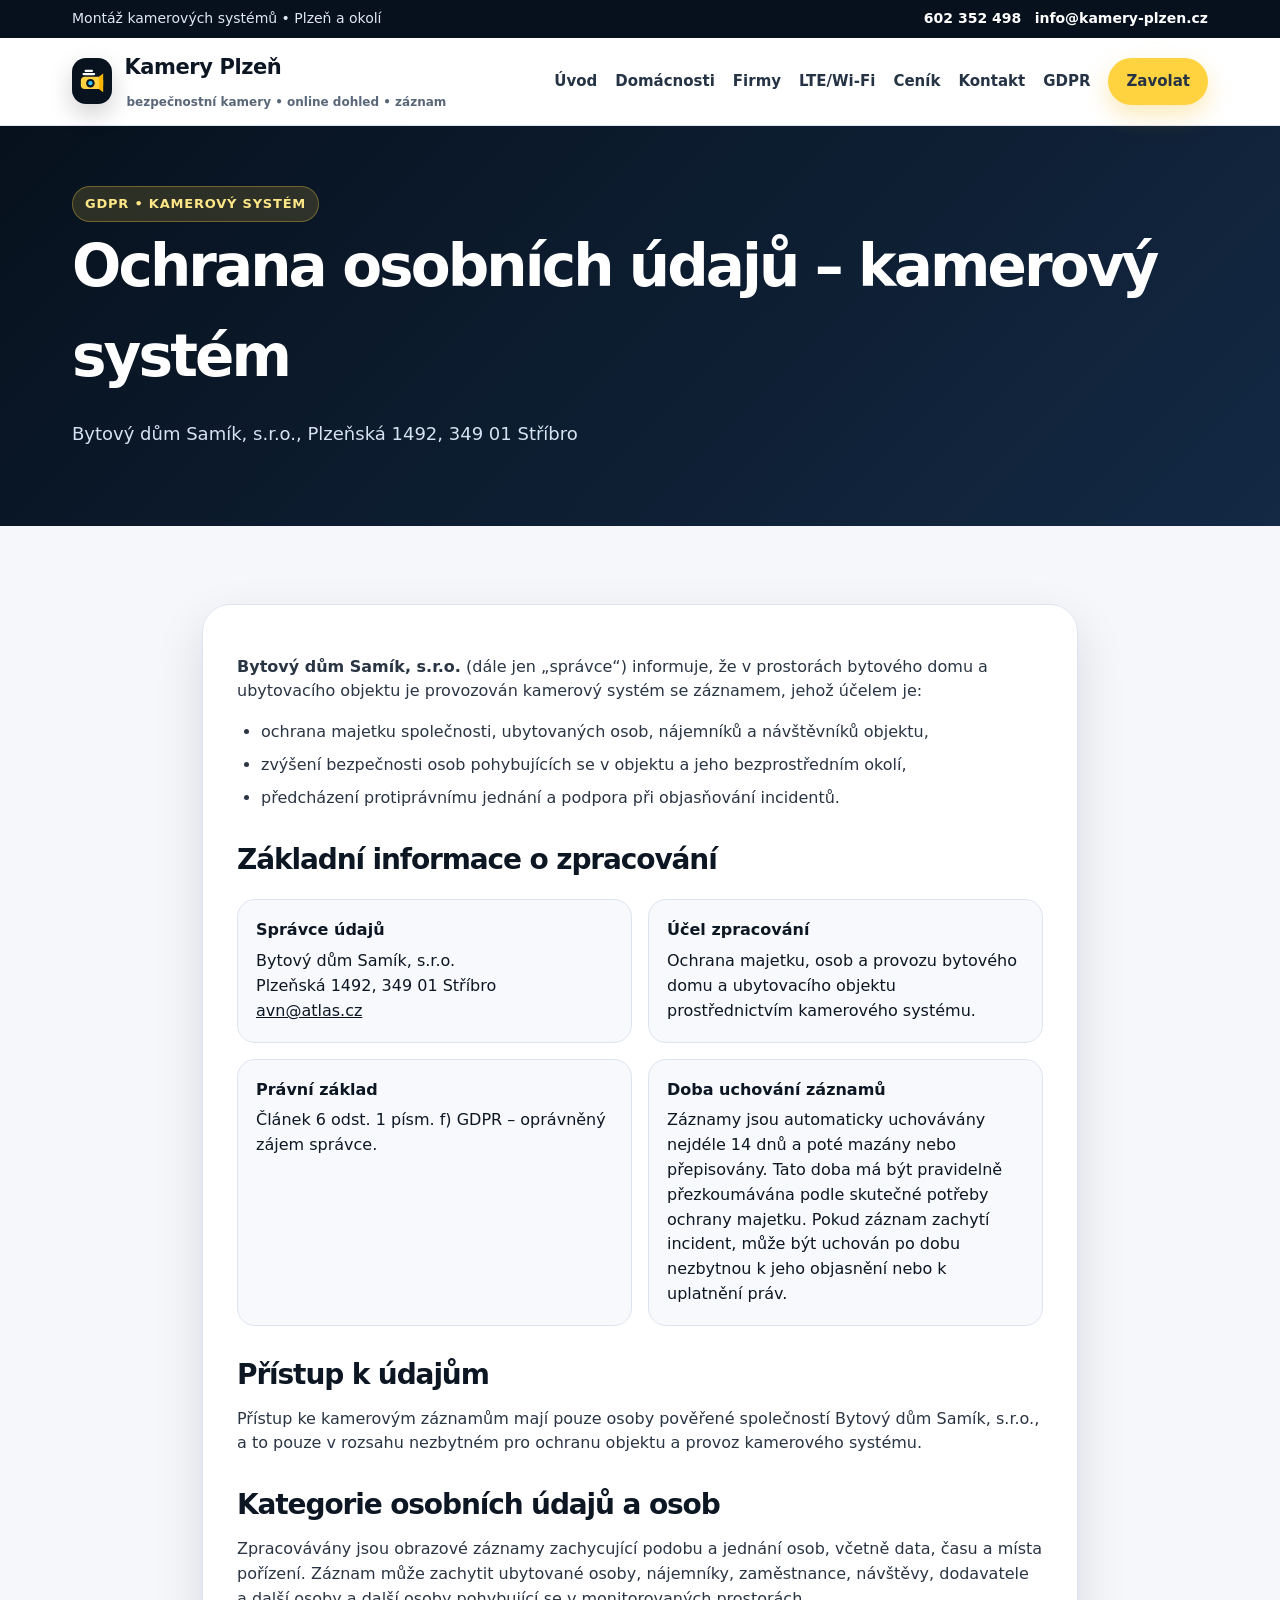
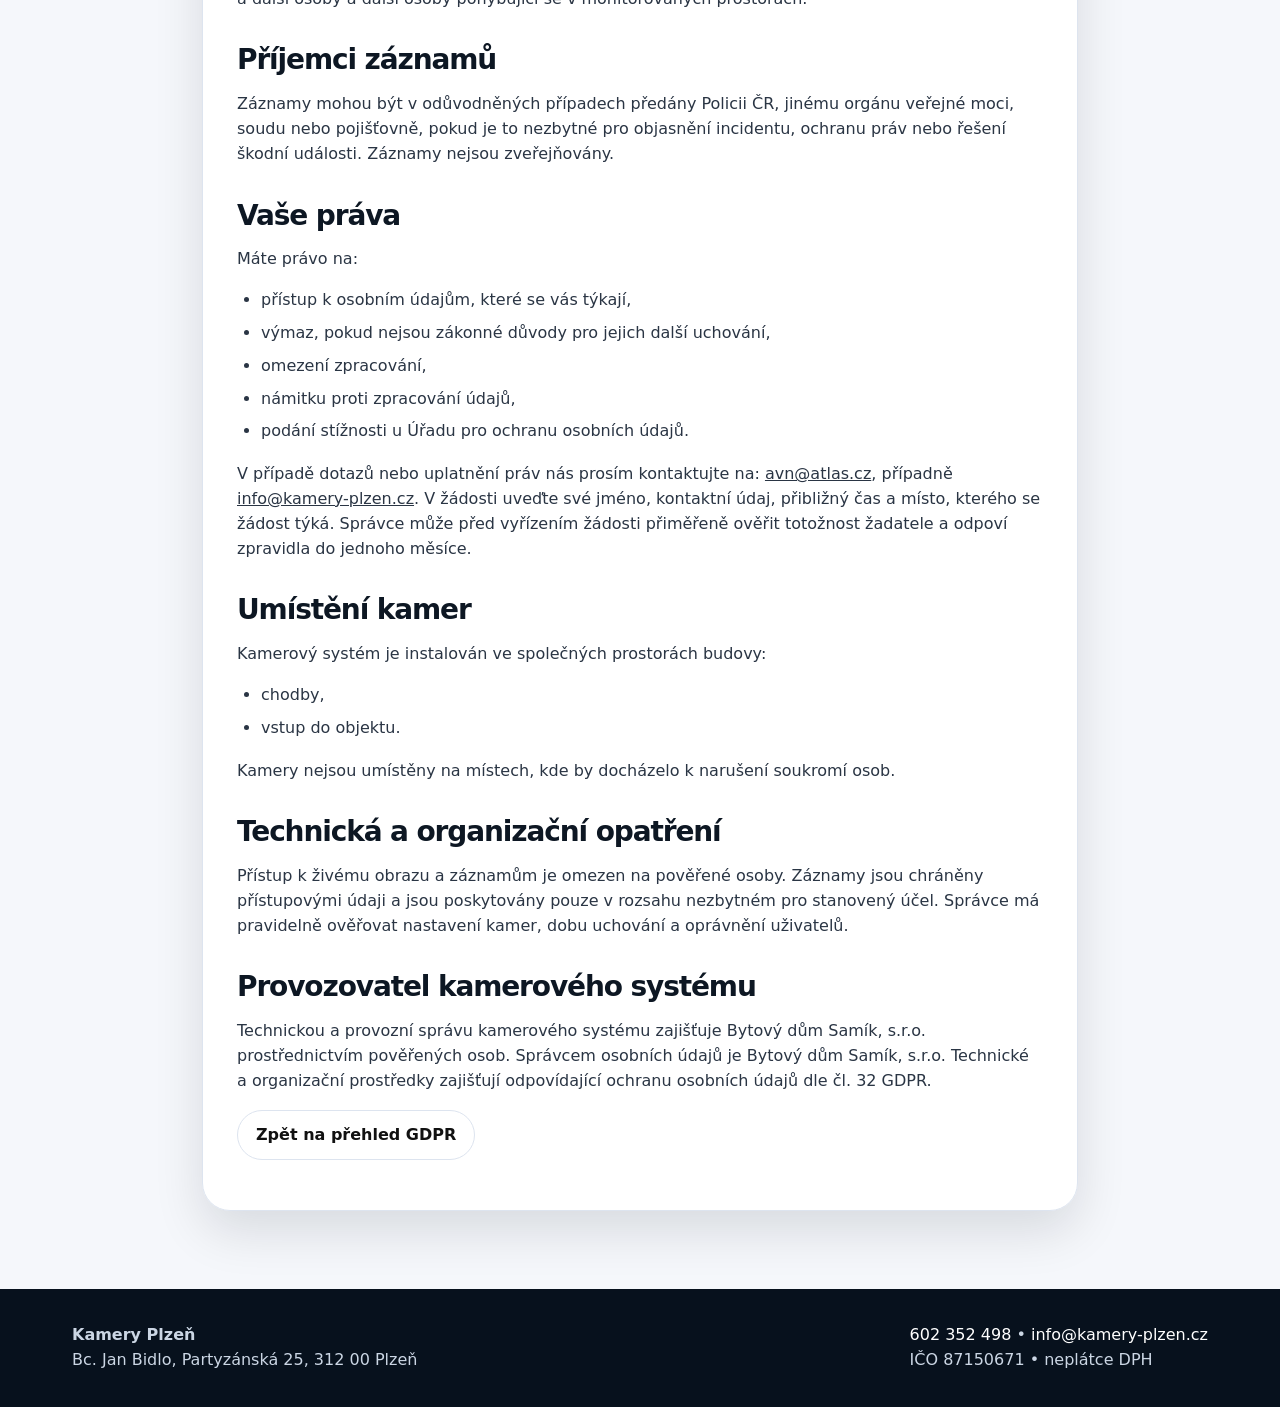
<file: gdpr/samik/index.html>
<!doctype html><html lang="cs"><head><meta charset="utf-8"><meta name="viewport" content="width=device-width,initial-scale=1"><title>Ochrana osobních údajů – kamerový systém Bytový dům Samík | Kamery Plzeň</title><meta name="description" content="Informace o zpracování osobních údajů u kamerového systému Bytový dům Samík, s.r.o., Stříbro."><link rel="icon" type="image/svg+xml" href="../../assets/img/favicon.svg"><link rel="stylesheet" href="../../assets/css/style.css"></head><body><div class="topbar"><div class="container"><div>Montáž kamerových systémů • Plzeň a okolí</div><div><a href="tel:+420602352498">602 352 498</a> &nbsp; <a href="mailto:info@kamery-plzen.cz">info@kamery-plzen.cz</a></div></div></div><nav class="nav"><div class="container"><a class="brand" href="../../index.html"><span class="brand-mark"><svg xmlns="http://www.w3.org/2000/svg" viewBox="0 0 64 64"><rect width="64" height="64" rx="14" fill="#08131f"/><path d="M18 24h28c4 0 7 3 7 7v9c0 4-3 7-7 7H18c-4 0-7-3-7-7v-9c0-4 3-7 7-7Z" fill="#ffd23f"/><path d="M45 24l8-6v35l-8-6V24Z" fill="#f7b500"/><circle cx="29" cy="36" r="8" fill="#0b1724"/><circle cx="29" cy="36" r="4" fill="#2fc4ff"/><path d="M16 19h20" stroke="#fff" stroke-width="4" stroke-linecap="round"/><path d="M20 13h12" stroke="#fff" stroke-width="4" stroke-linecap="round"/></svg></span><span class="brand-text"><span class="brand-title">Kamery Plzeň</span><span class="brand-sub">bezpečnostní kamery • online dohled • záznam</span></span></a><div class="menu"><a href="../../index.html">Úvod</a><a href="../../pro-domacnosti.html">Domácnosti</a><a href="../../pro-firmy.html">Firmy</a><a href="../../bezdratove-lte-kamery.html">LTE/Wi‑Fi</a><a href="../../cenik.html">Ceník</a><a href="../../kontakt.html">Kontakt</a><a href="../../gdpr/">GDPR</a><a class="btn" href="tel:+420602352498">Zavolat</a></div></div></nav><section class="subhero"><div class="container"><span class="eyebrow">GDPR • kamerový systém</span><h1>Ochrana osobních údajů – kamerový systém</h1><p>Bytový dům Samík, s.r.o., Plzeňská 1492, 349 01 Stříbro</p></div></section><section class="section"><div class="container privacy-wrap"><div class="privacy-card"><p><b>Bytový dům Samík, s.r.o.</b> (dále jen „správce“) informuje, že v prostorách bytového domu a ubytovacího objektu je provozován kamerový systém se záznamem, jehož účelem je:</p><ul><li>ochrana majetku společnosti, ubytovaných osob, nájemníků a návštěvníků objektu,</li><li>zvýšení bezpečnosti osob pohybujících se v objektu a jeho bezprostředním okolí,</li><li>předcházení protiprávnímu jednání a podpora při objasňování incidentů.</li></ul><h2>Základní informace o zpracování</h2><div class="privacy-meta"><div class="privacy-box"><b>Správce údajů</b>Bytový dům Samík, s.r.o.<br>Plzeňská 1492, 349 01 Stříbro<br><a href="mailto:avn@atlas.cz">avn@atlas.cz</a></div><div class="privacy-box"><b>Účel zpracování</b>Ochrana majetku, osob a provozu bytového domu a ubytovacího objektu prostřednictvím kamerového systému.</div><div class="privacy-box"><b>Právní základ</b>Článek 6 odst. 1 písm. f) GDPR – oprávněný zájem správce.</div><div class="privacy-box"><b>Doba uchování záznamů</b>Záznamy jsou automaticky uchovávány nejdéle 14 dnů a poté mazány nebo přepisovány. Tato doba má být pravidelně přezkoumávána podle skutečné potřeby ochrany majetku. Pokud záznam zachytí incident, může být uchován po dobu nezbytnou k jeho objasnění nebo k uplatnění práv.</div></div><h2>Přístup k údajům</h2><p>Přístup ke kamerovým záznamům mají pouze osoby pověřené společností Bytový dům Samík, s.r.o., a to pouze v rozsahu nezbytném pro ochranu objektu a provoz kamerového systému.</p><h2>Kategorie osobních údajů a osob</h2><p>Zpracovávány jsou obrazové záznamy zachycující podobu a jednání osob, včetně data, času a místa pořízení. Záznam může zachytit ubytované osoby, nájemníky, zaměstnance, návštěvy, dodavatele a další osoby a další osoby pohybující se v monitorovaných prostorách.</p><h2>Příjemci záznamů</h2><p>Záznamy mohou být v odůvodněných případech předány Policii ČR, jinému orgánu veřejné moci, soudu nebo pojišťovně, pokud je to nezbytné pro objasnění incidentu, ochranu práv nebo řešení škodní události. Záznamy nejsou zveřejňovány.</p><h2>Vaše práva</h2><p>Máte právo na:</p><ul><li>přístup k osobním údajům, které se vás týkají,</li><li>výmaz, pokud nejsou zákonné důvody pro jejich další uchování,</li><li>omezení zpracování,</li><li>námitku proti zpracování údajů,</li><li>podání stížnosti u Úřadu pro ochranu osobních údajů.</li></ul><p>V případě dotazů nebo uplatnění práv nás prosím kontaktujte na: <a href="mailto:avn@atlas.cz">avn@atlas.cz</a>, případně <a href="mailto:info@kamery-plzen.cz">info@kamery-plzen.cz</a>. V žádosti uveďte své jméno, kontaktní údaj, přibližný čas a místo, kterého se žádost týká. Správce může před vyřízením žádosti přiměřeně ověřit totožnost žadatele a odpoví zpravidla do jednoho měsíce.</p><h2>Umístění kamer</h2><p>Kamerový systém je instalován ve společných prostorách budovy:</p><ul><li>chodby,</li><li>vstup do objektu.</li></ul><p>Kamery nejsou umístěny na místech, kde by docházelo k narušení soukromí osob.</p><h2>Technická a organizační opatření</h2><p>Přístup k živému obrazu a záznamům je omezen na pověřené osoby. Záznamy jsou chráněny přístupovými údaji a jsou poskytovány pouze v rozsahu nezbytném pro stanovený účel. Správce má pravidelně ověřovat nastavení kamer, dobu uchování a oprávnění uživatelů.</p><h2>Provozovatel kamerového systému</h2><p>Technickou a provozní správu kamerového systému zajišťuje Bytový dům Samík, s.r.o. prostřednictvím pověřených osob. Správcem osobních údajů je Bytový dům Samík, s.r.o. Technické a organizační prostředky zajišťují odpovídající ochranu osobních údajů dle čl. 32 GDPR.</p><p><a class="btn outline" href="../">Zpět na přehled GDPR</a></p></div></div></section><footer class="footer"><div class="container"><div><b>Kamery Plzeň</b><br>Bc. Jan Bidlo, Partyzánská 25, 312 00 Plzeň</div><div><a href="tel:+420602352498">602 352 498</a> • <a href="mailto:info@kamery-plzen.cz">info@kamery-plzen.cz</a><br>IČO 87150671 • neplátce DPH</div></div></footer><a class="mobile-call" href="tel:+420602352498">Zavolat 602 352 498</a><script src="../../assets/js/main.js"></script></body></html>
</file>
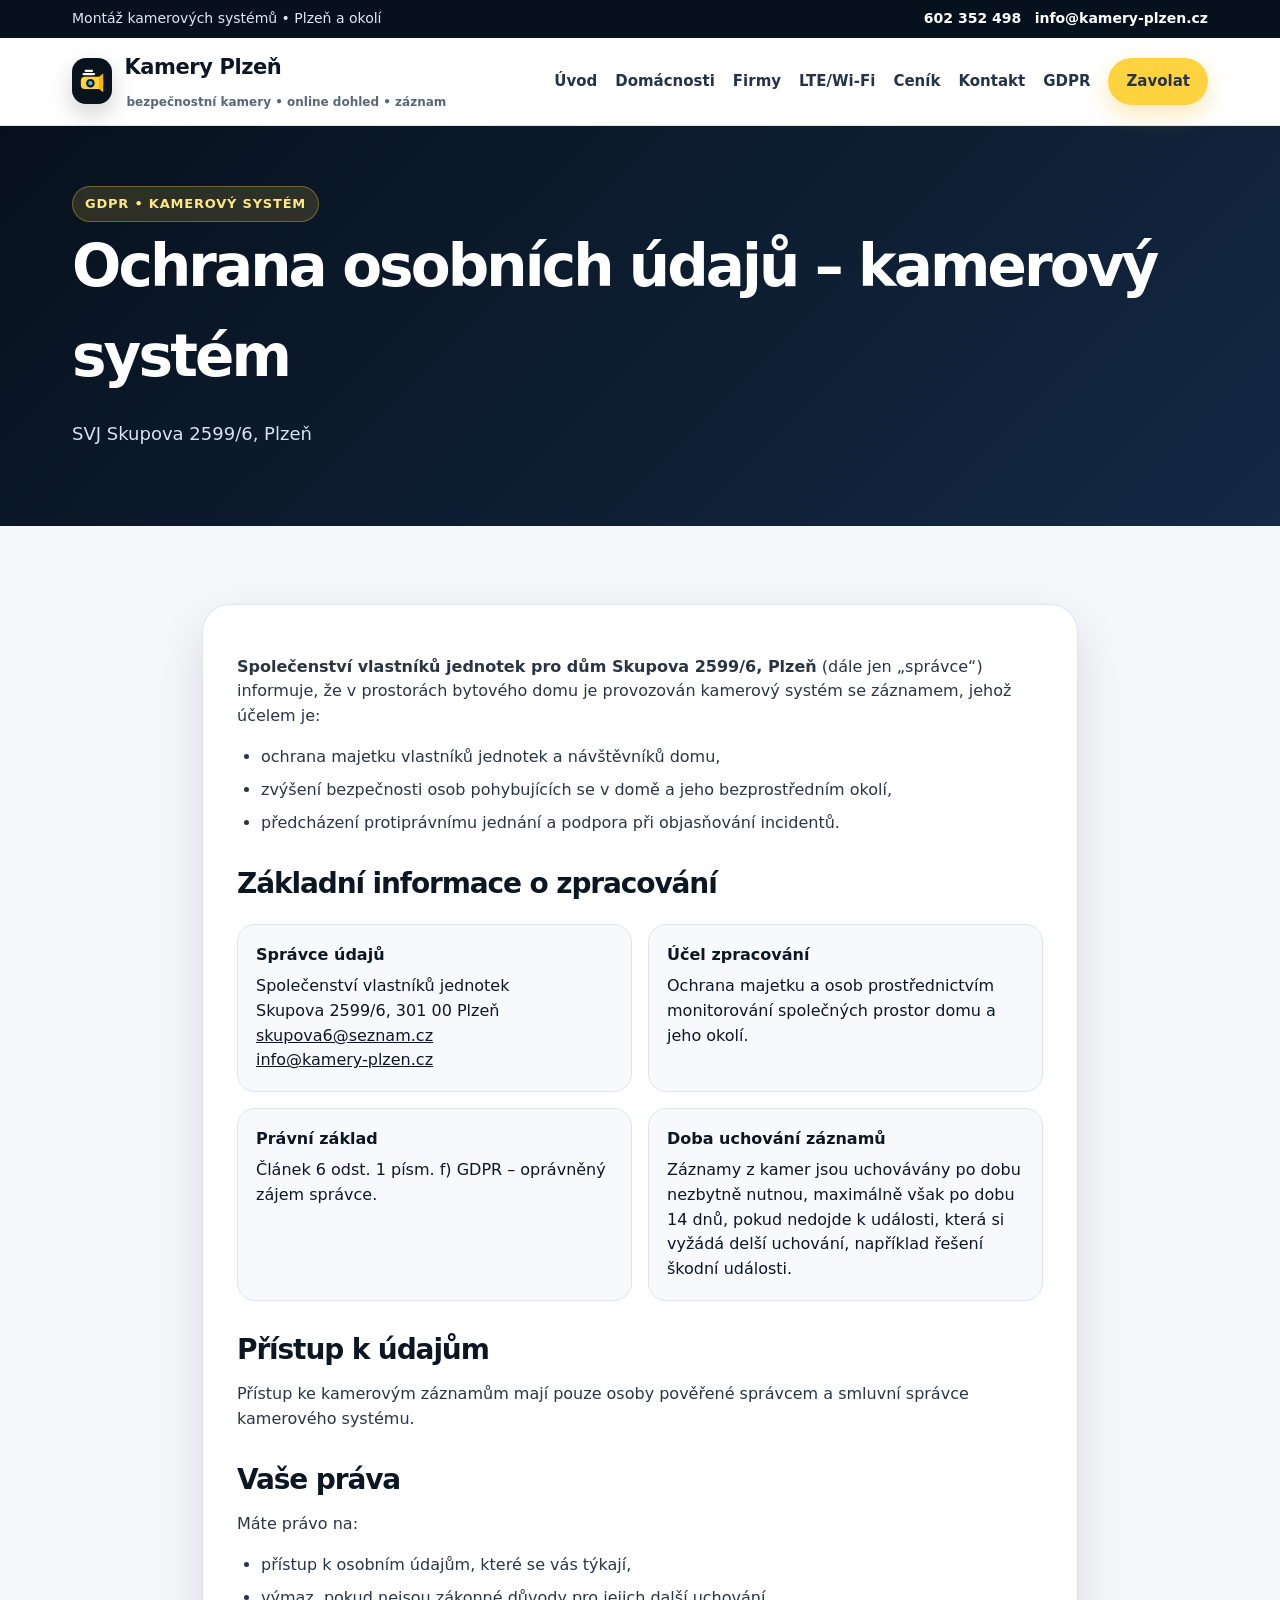
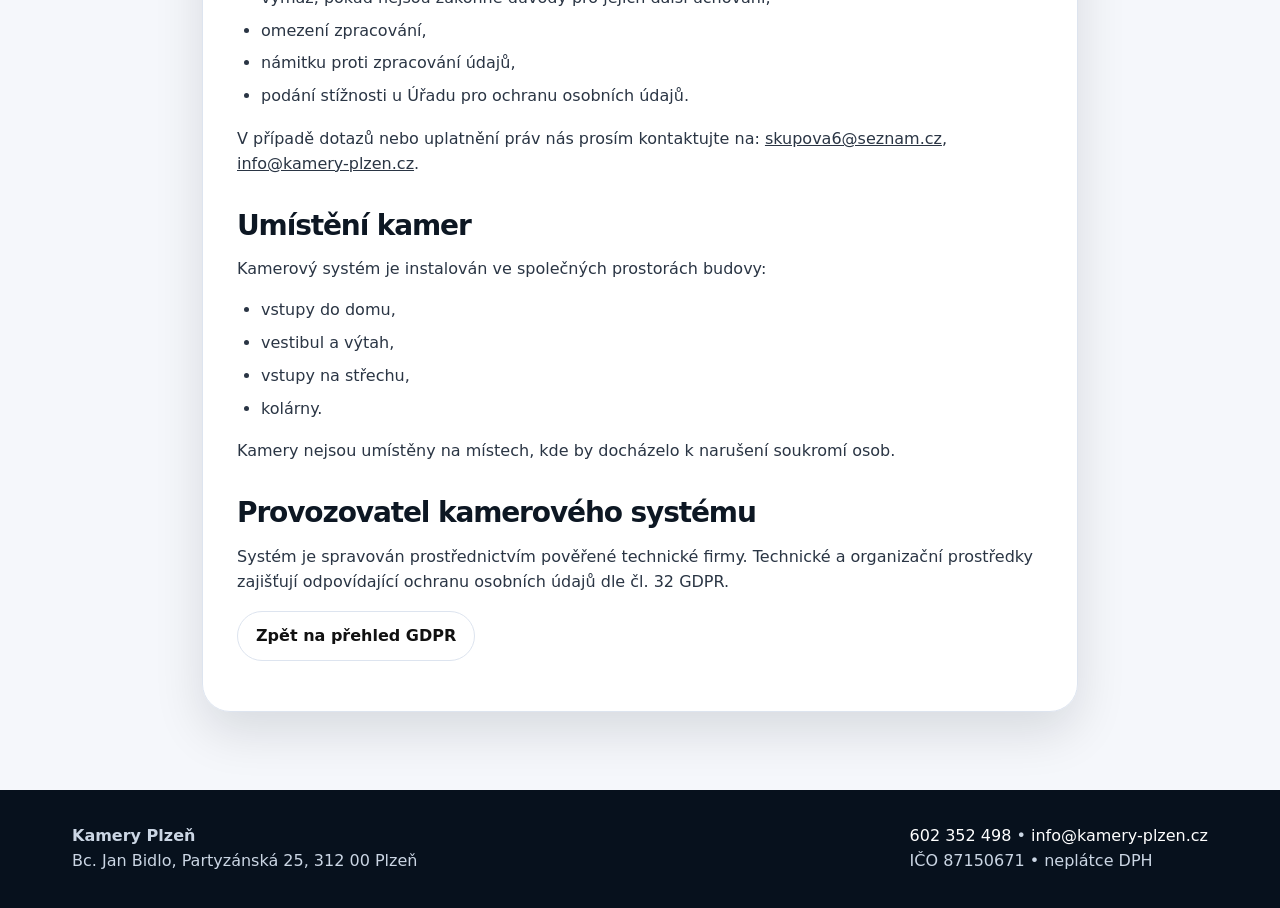
<file: gdpr/skupova6/index.html>
<!doctype html><html lang="cs"><head><meta charset="utf-8"><meta name="viewport" content="width=device-width,initial-scale=1"><title>Ochrana osobních údajů – kamerový systém Skupova 2599/6 | Kamery Plzeň</title><meta name="description" content="Informace o zpracování osobních údajů u kamerového systému SVJ Skupova 2599/6, Plzeň."><link rel="icon" type="image/svg+xml" href="../../assets/img/favicon.svg"><link rel="stylesheet" href="../../assets/css/style.css"></head><body><div class="topbar"><div class="container"><div>Montáž kamerových systémů • Plzeň a okolí</div><div><a href="tel:+420602352498">602 352 498</a> &nbsp; <a href="mailto:info@kamery-plzen.cz">info@kamery-plzen.cz</a></div></div></div><nav class="nav"><div class="container"><a class="brand" href="../../index.html"><span class="brand-mark"><svg xmlns="http://www.w3.org/2000/svg" viewBox="0 0 64 64"><rect width="64" height="64" rx="14" fill="#08131f"/><path d="M18 24h28c4 0 7 3 7 7v9c0 4-3 7-7 7H18c-4 0-7-3-7-7v-9c0-4 3-7 7-7Z" fill="#ffd23f"/><path d="M45 24l8-6v35l-8-6V24Z" fill="#f7b500"/><circle cx="29" cy="36" r="8" fill="#0b1724"/><circle cx="29" cy="36" r="4" fill="#2fc4ff"/><path d="M16 19h20" stroke="#fff" stroke-width="4" stroke-linecap="round"/><path d="M20 13h12" stroke="#fff" stroke-width="4" stroke-linecap="round"/></svg></span><span class="brand-text"><span class="brand-title">Kamery Plzeň</span><span class="brand-sub">bezpečnostní kamery • online dohled • záznam</span></span></a><div class="menu"><a href="../../index.html">Úvod</a><a href="../../pro-domacnosti.html">Domácnosti</a><a href="../../pro-firmy.html">Firmy</a><a href="../../bezdratove-lte-kamery.html">LTE/Wi‑Fi</a><a href="../../cenik.html">Ceník</a><a href="../../kontakt.html">Kontakt</a><a href="../../gdpr/">GDPR</a><a class="btn" href="tel:+420602352498">Zavolat</a></div></div></nav><section class="subhero"><div class="container"><span class="eyebrow">GDPR • kamerový systém</span><h1>Ochrana osobních údajů – kamerový systém</h1><p>SVJ Skupova 2599/6, Plzeň</p></div></section><section class="section"><div class="container privacy-wrap"><div class="privacy-card"><p><b>Společenství vlastníků jednotek pro dům Skupova 2599/6, Plzeň</b> (dále jen „správce“) informuje, že v prostorách bytového domu je provozován kamerový systém se záznamem, jehož účelem je:</p><ul><li>ochrana majetku vlastníků jednotek a návštěvníků domu,</li><li>zvýšení bezpečnosti osob pohybujících se v domě a jeho bezprostředním okolí,</li><li>předcházení protiprávnímu jednání a podpora při objasňování incidentů.</li></ul><h2>Základní informace o zpracování</h2><div class="privacy-meta"><div class="privacy-box"><b>Správce údajů</b>Společenství vlastníků jednotek<br>Skupova 2599/6, 301 00 Plzeň<br><a href="mailto:skupova6@seznam.cz">skupova6@seznam.cz</a><br><a href="mailto:info@kamery-plzen.cz">info@kamery-plzen.cz</a></div><div class="privacy-box"><b>Účel zpracování</b>Ochrana majetku a osob prostřednictvím monitorování společných prostor domu a jeho okolí.</div><div class="privacy-box"><b>Právní základ</b>Článek 6 odst. 1 písm. f) GDPR – oprávněný zájem správce.</div><div class="privacy-box"><b>Doba uchování záznamů</b>Záznamy z kamer jsou uchovávány po dobu nezbytně nutnou, maximálně však po dobu 14 dnů, pokud nedojde k události, která si vyžádá delší uchování, například řešení škodní události.</div></div><h2>Přístup k údajům</h2><p>Přístup ke kamerovým záznamům mají pouze osoby pověřené správcem a smluvní správce kamerového systému.</p><h2>Vaše práva</h2><p>Máte právo na:</p><ul><li>přístup k osobním údajům, které se vás týkají,</li><li>výmaz, pokud nejsou zákonné důvody pro jejich další uchování,</li><li>omezení zpracování,</li><li>námitku proti zpracování údajů,</li><li>podání stížnosti u Úřadu pro ochranu osobních údajů.</li></ul><p>V případě dotazů nebo uplatnění práv nás prosím kontaktujte na: <a href="mailto:skupova6@seznam.cz">skupova6@seznam.cz</a>, <a href="mailto:info@kamery-plzen.cz">info@kamery-plzen.cz</a>.</p><h2>Umístění kamer</h2><p>Kamerový systém je instalován ve společných prostorách budovy:</p><ul><li>vstupy do domu,</li><li>vestibul a výtah,</li><li>vstupy na střechu,</li><li>kolárny.</li></ul><p>Kamery nejsou umístěny na místech, kde by docházelo k narušení soukromí osob.</p><h2>Provozovatel kamerového systému</h2><p>Systém je spravován prostřednictvím pověřené technické firmy. Technické a organizační prostředky zajišťují odpovídající ochranu osobních údajů dle čl. 32 GDPR.</p><p><a class="btn outline" href="../">Zpět na přehled GDPR</a></p></div></div></section><footer class="footer"><div class="container"><div><b>Kamery Plzeň</b><br>Bc. Jan Bidlo, Partyzánská 25, 312 00 Plzeň</div><div><a href="tel:+420602352498">602 352 498</a> • <a href="mailto:info@kamery-plzen.cz">info@kamery-plzen.cz</a><br>IČO 87150671 • neplátce DPH</div></div></footer><a class="mobile-call" href="tel:+420602352498">Zavolat 602 352 498</a><script src="../../assets/js/main.js"></script></body></html>
</file>
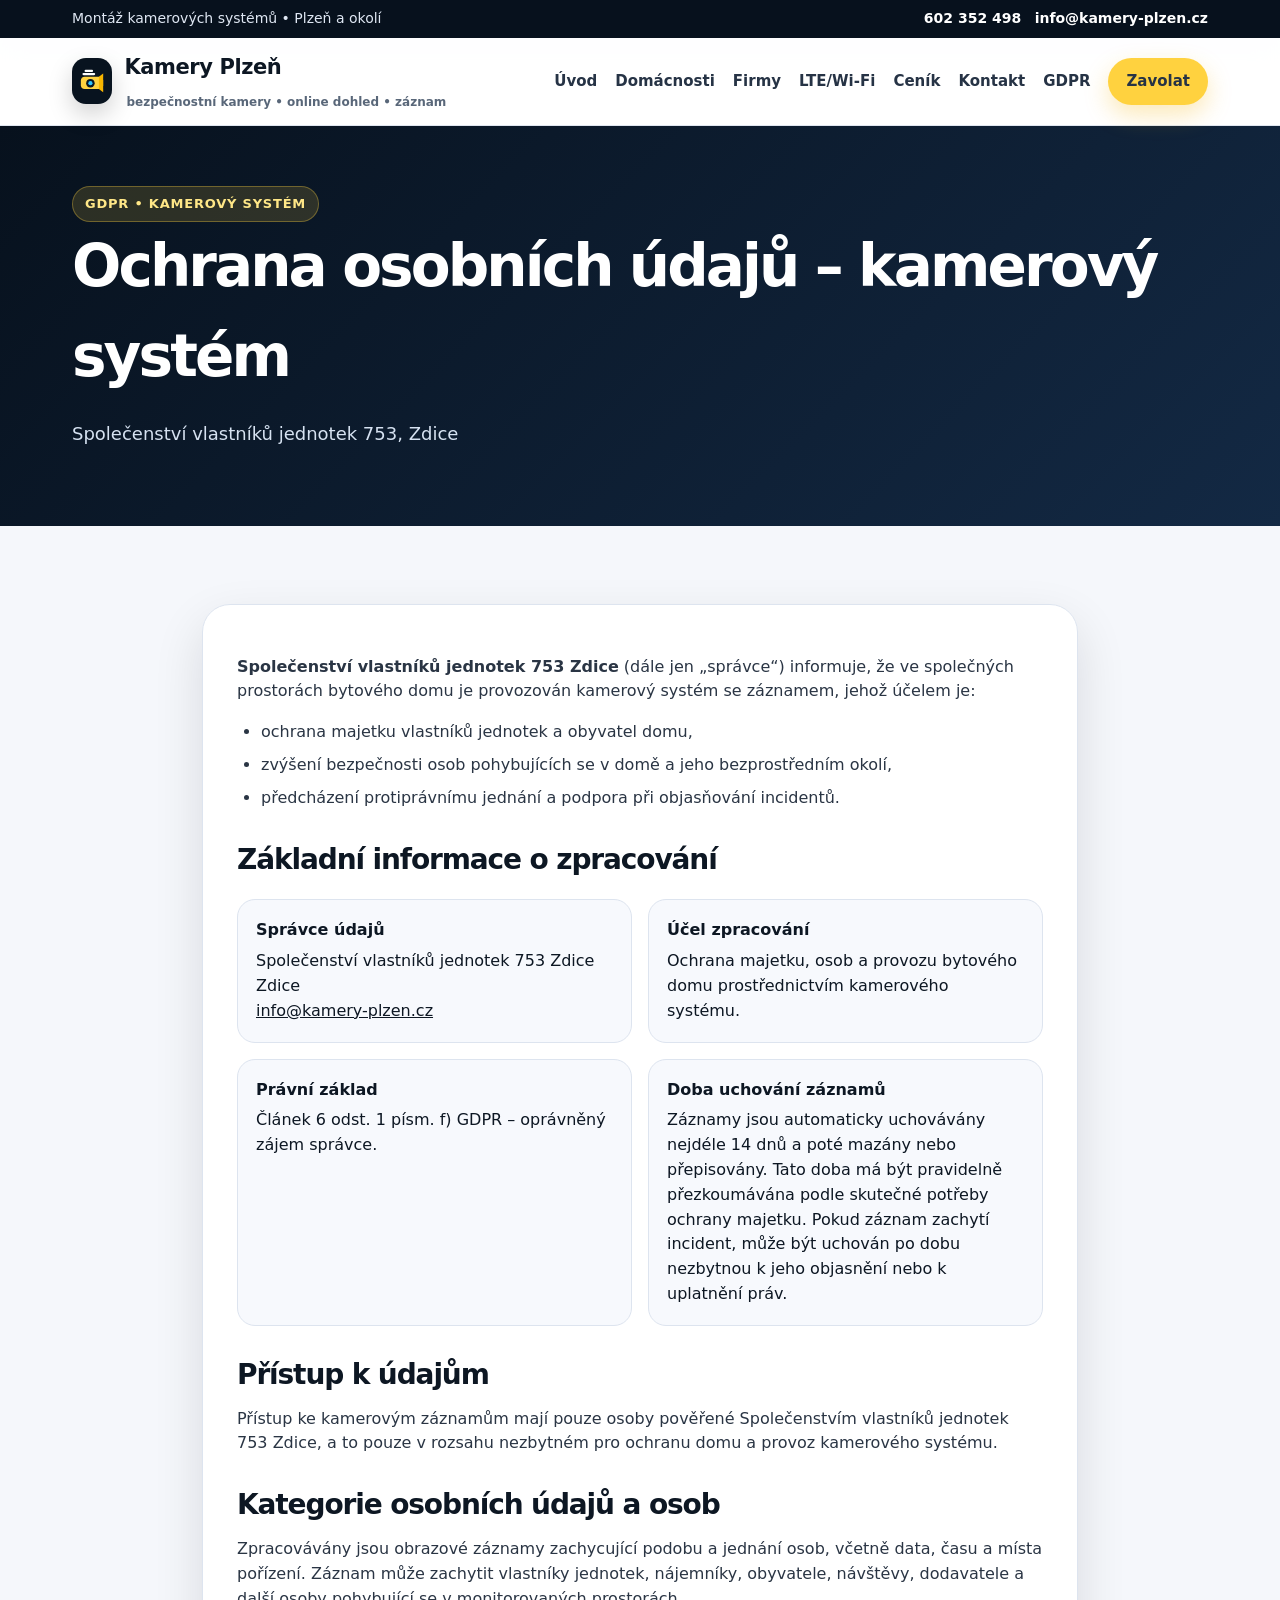
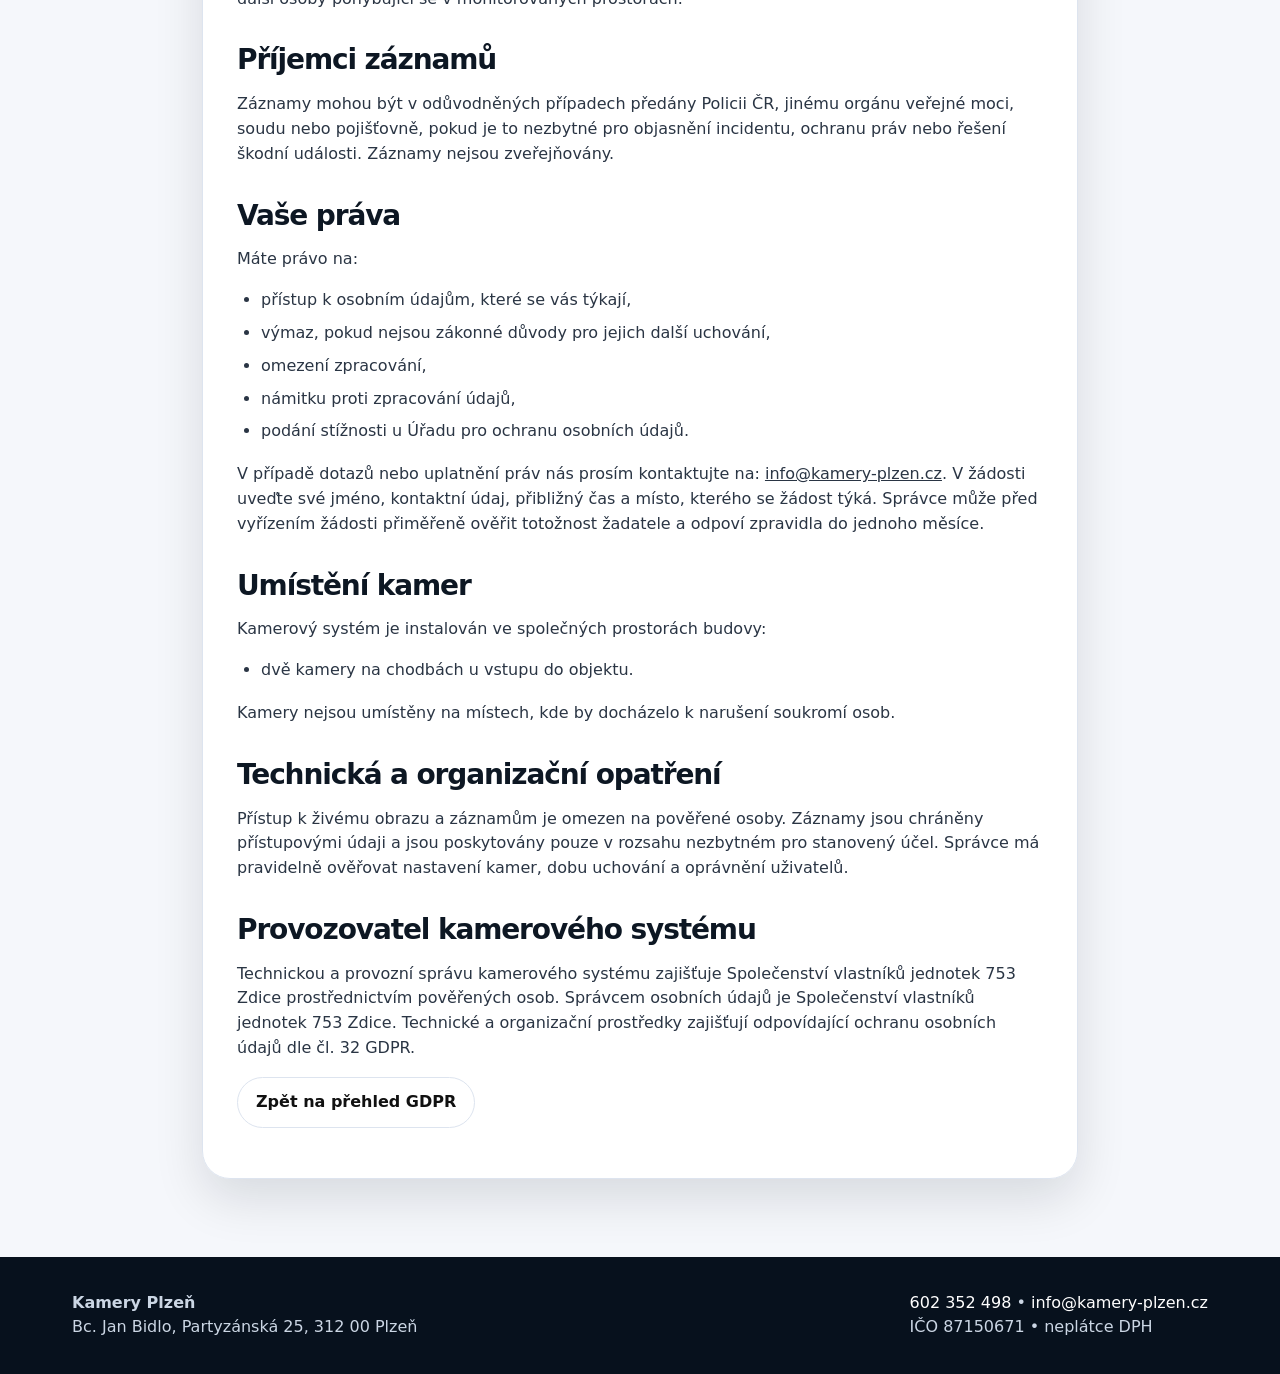
<file: gdpr/zdice753/index.html>
<!doctype html><html lang="cs"><head><meta charset="utf-8"><meta name="viewport" content="width=device-width,initial-scale=1"><title>Ochrana osobních údajů – kamerový systém SVJ 753 Zdice | Kamery Plzeň</title><meta name="description" content="Informace o zpracování osobních údajů u kamerového systému Společenství vlastníků jednotek 753 Zdice."><link rel="icon" type="image/svg+xml" href="../../assets/img/favicon.svg"><link rel="stylesheet" href="../../assets/css/style.css"></head><body><div class="topbar"><div class="container"><div>Montáž kamerových systémů • Plzeň a okolí</div><div><a href="tel:+420602352498">602 352 498</a> &nbsp; <a href="mailto:info@kamery-plzen.cz">info@kamery-plzen.cz</a></div></div></div><nav class="nav"><div class="container"><a class="brand" href="../../index.html"><span class="brand-mark"><svg xmlns="http://www.w3.org/2000/svg" viewBox="0 0 64 64"><rect width="64" height="64" rx="14" fill="#08131f"/><path d="M18 24h28c4 0 7 3 7 7v9c0 4-3 7-7 7H18c-4 0-7-3-7-7v-9c0-4 3-7 7-7Z" fill="#ffd23f"/><path d="M45 24l8-6v35l-8-6V24Z" fill="#f7b500"/><circle cx="29" cy="36" r="8" fill="#0b1724"/><circle cx="29" cy="36" r="4" fill="#2fc4ff"/><path d="M16 19h20" stroke="#fff" stroke-width="4" stroke-linecap="round"/><path d="M20 13h12" stroke="#fff" stroke-width="4" stroke-linecap="round"/></svg></span><span class="brand-text"><span class="brand-title">Kamery Plzeň</span><span class="brand-sub">bezpečnostní kamery • online dohled • záznam</span></span></a><div class="menu"><a href="../../index.html">Úvod</a><a href="../../pro-domacnosti.html">Domácnosti</a><a href="../../pro-firmy.html">Firmy</a><a href="../../bezdratove-lte-kamery.html">LTE/Wi‑Fi</a><a href="../../cenik.html">Ceník</a><a href="../../kontakt.html">Kontakt</a><a href="../../gdpr/">GDPR</a><a class="btn" href="tel:+420602352498">Zavolat</a></div></div></nav><section class="subhero"><div class="container"><span class="eyebrow">GDPR • kamerový systém</span><h1>Ochrana osobních údajů – kamerový systém</h1><p>Společenství vlastníků jednotek 753, Zdice</p></div></section><section class="section"><div class="container privacy-wrap"><div class="privacy-card"><p><b>Společenství vlastníků jednotek 753 Zdice</b> (dále jen „správce“) informuje, že ve společných prostorách bytového domu je provozován kamerový systém se záznamem, jehož účelem je:</p><ul><li>ochrana majetku vlastníků jednotek a obyvatel domu,</li><li>zvýšení bezpečnosti osob pohybujících se v domě a jeho bezprostředním okolí,</li><li>předcházení protiprávnímu jednání a podpora při objasňování incidentů.</li></ul><h2>Základní informace o zpracování</h2><div class="privacy-meta"><div class="privacy-box"><b>Správce údajů</b>Společenství vlastníků jednotek 753 Zdice<br>Zdice<br><a href="mailto:info@kamery-plzen.cz">info@kamery-plzen.cz</a></div><div class="privacy-box"><b>Účel zpracování</b>Ochrana majetku, osob a provozu bytového domu prostřednictvím kamerového systému.</div><div class="privacy-box"><b>Právní základ</b>Článek 6 odst. 1 písm. f) GDPR – oprávněný zájem správce.</div><div class="privacy-box"><b>Doba uchování záznamů</b>Záznamy jsou automaticky uchovávány nejdéle 14 dnů a poté mazány nebo přepisovány. Tato doba má být pravidelně přezkoumávána podle skutečné potřeby ochrany majetku. Pokud záznam zachytí incident, může být uchován po dobu nezbytnou k jeho objasnění nebo k uplatnění práv.</div></div><h2>Přístup k údajům</h2><p>Přístup ke kamerovým záznamům mají pouze osoby pověřené Společenstvím vlastníků jednotek 753 Zdice, a to pouze v rozsahu nezbytném pro ochranu domu a provoz kamerového systému.</p><h2>Kategorie osobních údajů a osob</h2><p>Zpracovávány jsou obrazové záznamy zachycující podobu a jednání osob, včetně data, času a místa pořízení. Záznam může zachytit vlastníky jednotek, nájemníky, obyvatele, návštěvy, dodavatele a další osoby pohybující se v monitorovaných prostorách.</p><h2>Příjemci záznamů</h2><p>Záznamy mohou být v odůvodněných případech předány Policii ČR, jinému orgánu veřejné moci, soudu nebo pojišťovně, pokud je to nezbytné pro objasnění incidentu, ochranu práv nebo řešení škodní události. Záznamy nejsou zveřejňovány.</p><h2>Vaše práva</h2><p>Máte právo na:</p><ul><li>přístup k osobním údajům, které se vás týkají,</li><li>výmaz, pokud nejsou zákonné důvody pro jejich další uchování,</li><li>omezení zpracování,</li><li>námitku proti zpracování údajů,</li><li>podání stížnosti u Úřadu pro ochranu osobních údajů.</li></ul><p>V případě dotazů nebo uplatnění práv nás prosím kontaktujte na: <a href="mailto:info@kamery-plzen.cz">info@kamery-plzen.cz</a>. V žádosti uveďte své jméno, kontaktní údaj, přibližný čas a místo, kterého se žádost týká. Správce může před vyřízením žádosti přiměřeně ověřit totožnost žadatele a odpoví zpravidla do jednoho měsíce.</p><h2>Umístění kamer</h2><p>Kamerový systém je instalován ve společných prostorách budovy:</p><ul><li>dvě kamery na chodbách u vstupu do objektu.</li></ul><p>Kamery nejsou umístěny na místech, kde by docházelo k narušení soukromí osob.</p><h2>Technická a organizační opatření</h2><p>Přístup k živému obrazu a záznamům je omezen na pověřené osoby. Záznamy jsou chráněny přístupovými údaji a jsou poskytovány pouze v rozsahu nezbytném pro stanovený účel. Správce má pravidelně ověřovat nastavení kamer, dobu uchování a oprávnění uživatelů.</p><h2>Provozovatel kamerového systému</h2><p>Technickou a provozní správu kamerového systému zajišťuje Společenství vlastníků jednotek 753 Zdice prostřednictvím pověřených osob. Správcem osobních údajů je Společenství vlastníků jednotek 753 Zdice. Technické a organizační prostředky zajišťují odpovídající ochranu osobních údajů dle čl. 32 GDPR.</p><p><a class="btn outline" href="../">Zpět na přehled GDPR</a></p></div></div></section><footer class="footer"><div class="container"><div><b>Kamery Plzeň</b><br>Bc. Jan Bidlo, Partyzánská 25, 312 00 Plzeň</div><div><a href="tel:+420602352498">602 352 498</a> • <a href="mailto:info@kamery-plzen.cz">info@kamery-plzen.cz</a><br>IČO 87150671 • neplátce DPH</div></div></footer><a class="mobile-call" href="tel:+420602352498">Zavolat 602 352 498</a><script src="../../assets/js/main.js"></script></body></html>
</file>
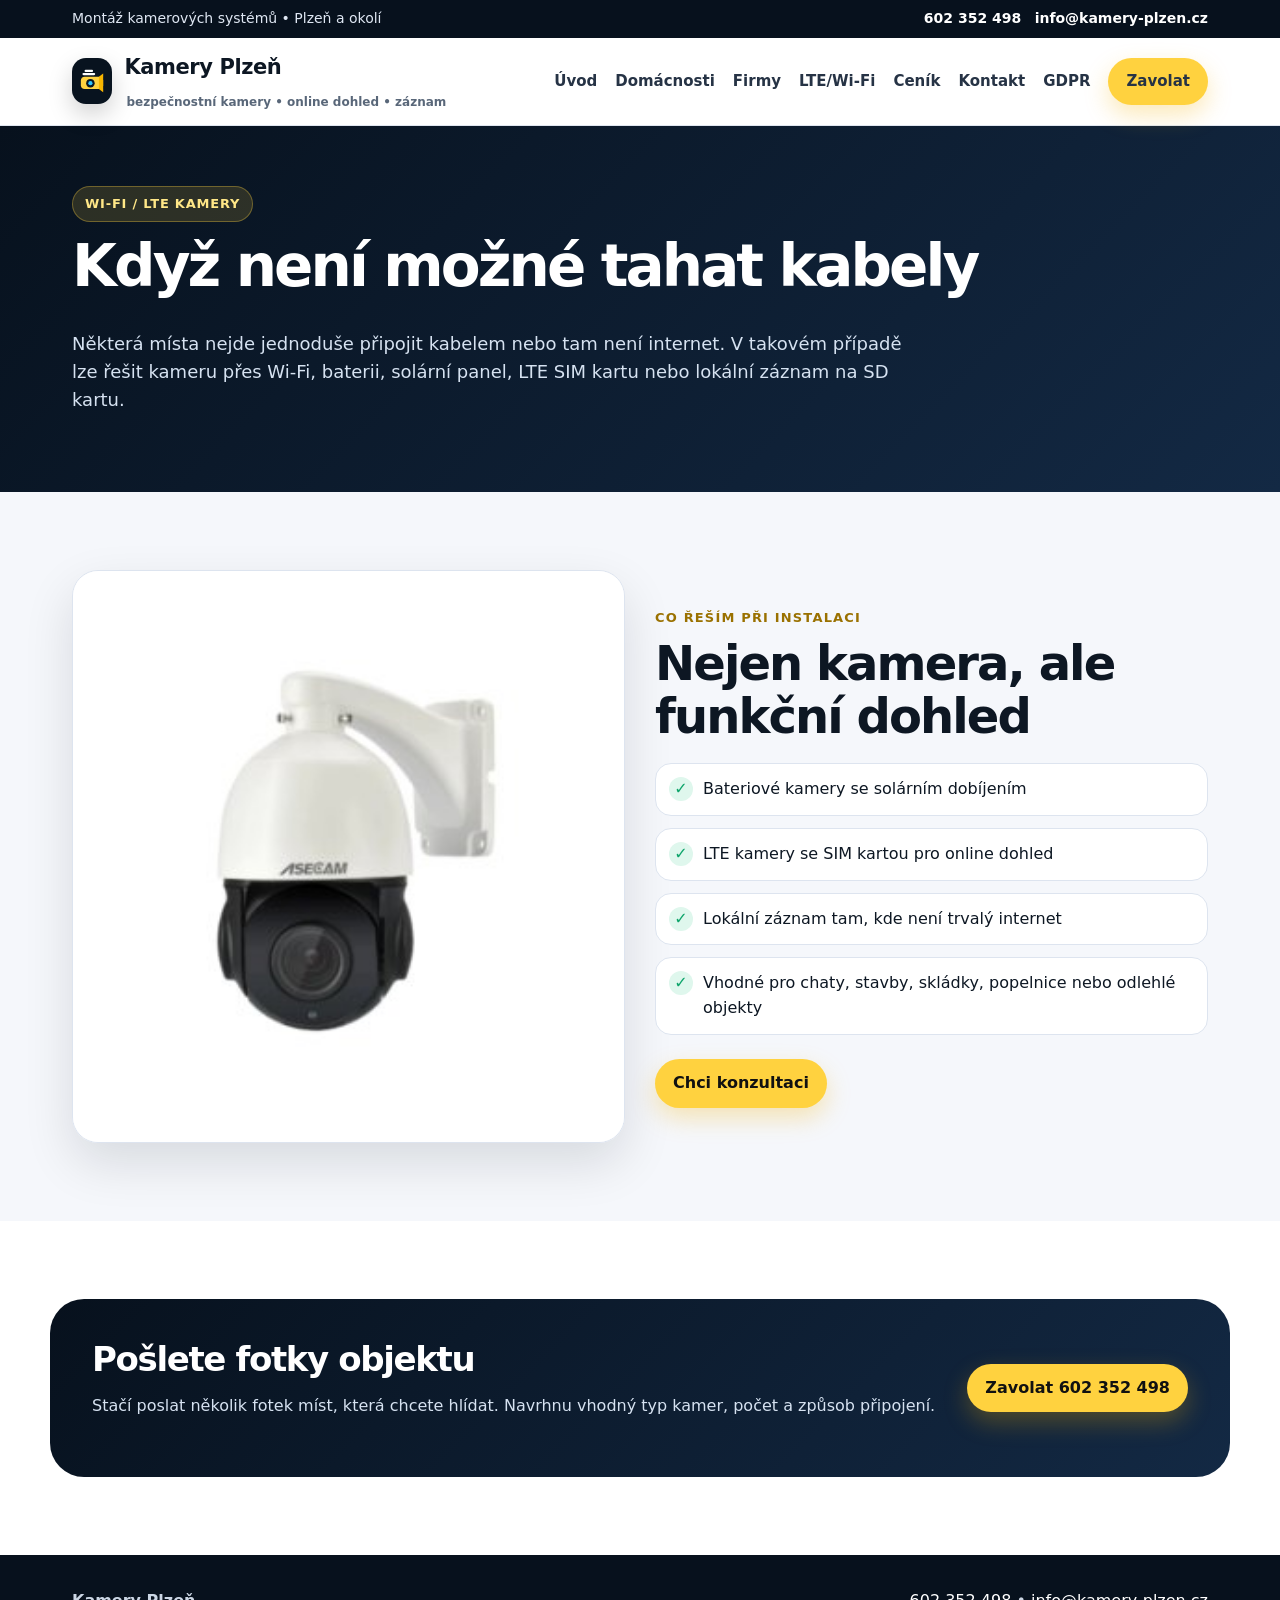
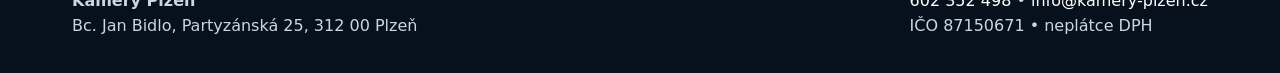
<file: bezdratove-lte-kamery.html>
<!doctype html><html lang="cs"><head><meta charset="utf-8"><meta name="viewport" content="width=device-width,initial-scale=1"><title>Bezdrátové a LTE kamery Plzeň | Kamery bez internetu a kabeláže</title><meta name="description" content="Bezdrátové, bateriové, solární a LTE kamery pro místa bez kabeláže, bez Wi‑Fi nebo bez napájení."><link rel="icon" type="image/svg+xml" href="assets/img/favicon.svg"><link rel="stylesheet" href="assets/css/style.css"></head><body><div class="topbar"><div class="container"><div>Montáž kamerových systémů • Plzeň a okolí</div><div><a href="tel:+420602352498">602 352 498</a> &nbsp; <a href="mailto:info@kamery-plzen.cz">info@kamery-plzen.cz</a></div></div></div><nav class="nav"><div class="container"><a class="brand" href="index.html"><span class="brand-mark"><svg xmlns="http://www.w3.org/2000/svg" viewBox="0 0 64 64"><rect width="64" height="64" rx="14" fill="#08131f"/><path d="M18 24h28c4 0 7 3 7 7v9c0 4-3 7-7 7H18c-4 0-7-3-7-7v-9c0-4 3-7 7-7Z" fill="#ffd23f"/><path d="M45 24l8-6v35l-8-6V24Z" fill="#f7b500"/><circle cx="29" cy="36" r="8" fill="#0b1724"/><circle cx="29" cy="36" r="4" fill="#2fc4ff"/><path d="M16 19h20" stroke="#fff" stroke-width="4" stroke-linecap="round"/><path d="M20 13h12" stroke="#fff" stroke-width="4" stroke-linecap="round"/></svg></span><span class="brand-text"><span class="brand-title">Kamery Plzeň</span><span class="brand-sub">bezpečnostní kamery • online dohled • záznam</span></span></a><div class="menu"><a href="index.html">Úvod</a><a href="pro-domacnosti.html">Domácnosti</a><a href="pro-firmy.html">Firmy</a><a href="bezdratove-lte-kamery.html">LTE/Wi‑Fi</a><a href="cenik.html">Ceník</a><a href="kontakt.html">Kontakt</a><a href="gdpr/">GDPR</a><a class="btn" href="tel:+420602352498">Zavolat</a></div></div></nav><header class="subhero"><div class="container"><span class="eyebrow">Wi‑Fi / LTE kamery</span><h1>Když není možné tahat kabely</h1><p>Některá místa nejde jednoduše připojit kabelem nebo tam není internet. V takovém případě lze řešit kameru přes Wi‑Fi, baterii, solární panel, LTE SIM kartu nebo lokální záznam na SD kartu.</p></div></header><section class="section"><div class="container feature"><img src="assets/img/otocna-kamera.jpg" alt="Když není možné tahat kabely"><div><span class="kicker">Co řeším při instalaci</span><h2>Nejen kamera, ale funkční dohled</h2><div class="list"><div class="tick">Bateriové kamery se solárním dobíjením</div><div class="tick">LTE kamery se SIM kartou pro online dohled</div><div class="tick">Lokální záznam tam, kde není trvalý internet</div><div class="tick">Vhodné pro chaty, stavby, skládky, popelnice nebo odlehlé objekty</div></div><div style="margin-top:24px"><a class="btn" href="kontakt.html">Chci konzultaci</a></div></div></div></section><section class="section alt"><div class="container cta"><div><h2>Pošlete fotky objektu</h2><p>Stačí poslat několik fotek míst, která chcete hlídat. Navrhnu vhodný typ kamer, počet a způsob připojení.</p></div><a class="btn" href="tel:+420602352498">Zavolat 602 352 498</a></div></section><footer class="footer"><div class="container"><div><b>Kamery Plzeň</b><br>Bc. Jan Bidlo, Partyzánská 25, 312 00 Plzeň</div><div><a href="tel:+420602352498">602 352 498</a> • <a href="mailto:info@kamery-plzen.cz">info@kamery-plzen.cz</a><br>IČO 87150671 • neplátce DPH</div></div></footer><a class="mobile-call" href="tel:+420602352498">Zavolat 602 352 498</a><script src="assets/js/main.js"></script></body></html>
</file>
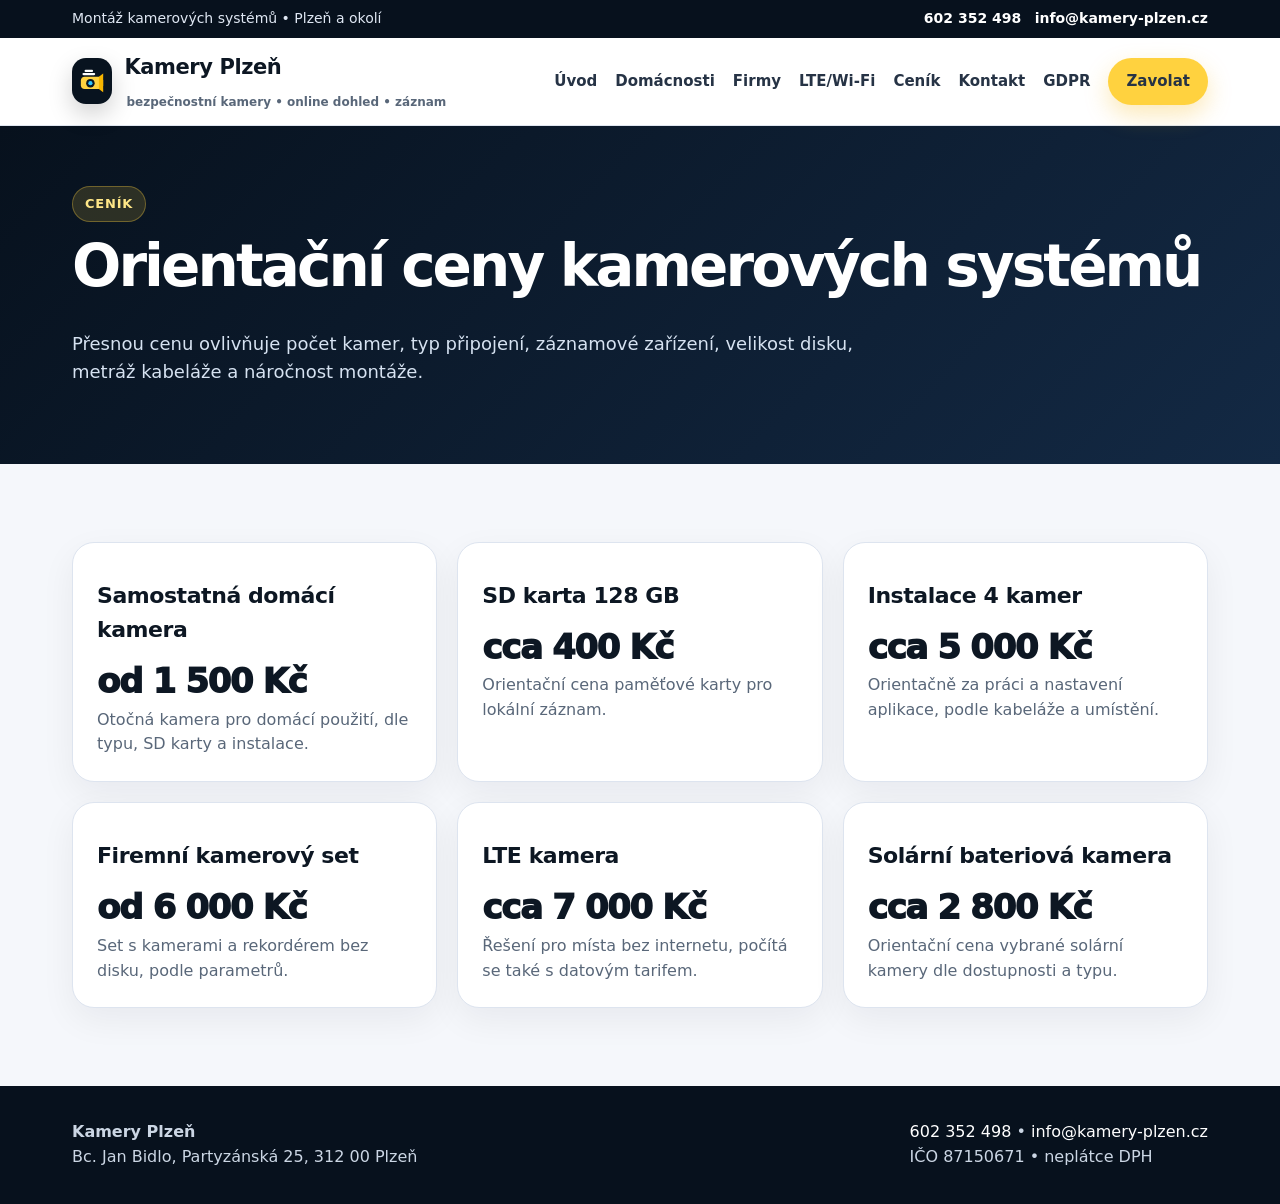
<file: cenik.html>
<!doctype html><html lang="cs"><head><meta charset="utf-8"><meta name="viewport" content="width=device-width,initial-scale=1"><title>Ceník kamerových systémů Plzeň | Orientační ceny</title><meta name="description" content="Orientační ceny kamerových systémů, samostatných kamer, LTE a solárních kamer, firemních setů a instalací v Plzni."><link rel="icon" type="image/svg+xml" href="assets/img/favicon.svg"><link rel="stylesheet" href="assets/css/style.css"></head><body><div class="topbar"><div class="container"><div>Montáž kamerových systémů • Plzeň a okolí</div><div><a href="tel:+420602352498">602 352 498</a> &nbsp; <a href="mailto:info@kamery-plzen.cz">info@kamery-plzen.cz</a></div></div></div><nav class="nav"><div class="container"><a class="brand" href="index.html"><span class="brand-mark"><svg xmlns="http://www.w3.org/2000/svg" viewBox="0 0 64 64"><rect width="64" height="64" rx="14" fill="#08131f"/><path d="M18 24h28c4 0 7 3 7 7v9c0 4-3 7-7 7H18c-4 0-7-3-7-7v-9c0-4 3-7 7-7Z" fill="#ffd23f"/><path d="M45 24l8-6v35l-8-6V24Z" fill="#f7b500"/><circle cx="29" cy="36" r="8" fill="#0b1724"/><circle cx="29" cy="36" r="4" fill="#2fc4ff"/><path d="M16 19h20" stroke="#fff" stroke-width="4" stroke-linecap="round"/><path d="M20 13h12" stroke="#fff" stroke-width="4" stroke-linecap="round"/></svg></span><span class="brand-text"><span class="brand-title">Kamery Plzeň</span><span class="brand-sub">bezpečnostní kamery • online dohled • záznam</span></span></a><div class="menu"><a href="index.html">Úvod</a><a href="pro-domacnosti.html">Domácnosti</a><a href="pro-firmy.html">Firmy</a><a href="bezdratove-lte-kamery.html">LTE/Wi‑Fi</a><a href="cenik.html">Ceník</a><a href="kontakt.html">Kontakt</a><a href="gdpr/">GDPR</a><a class="btn" href="tel:+420602352498">Zavolat</a></div></div></nav><header class="subhero"><div class="container"><span class="eyebrow">Ceník</span><h1>Orientační ceny kamerových systémů</h1><p>Přesnou cenu ovlivňuje počet kamer, typ připojení, záznamové zařízení, velikost disku, metráž kabeláže a náročnost montáže.</p></div></header><section class="section"><div class="container"><div class="cards"><div class="card"><h3>Samostatná domácí kamera</h3><div class="price">od 1 500 Kč</div><p>Otočná kamera pro domácí použití, dle typu, SD karty a instalace.</p></div><div class="card"><h3>SD karta 128 GB</h3><div class="price">cca 400 Kč</div><p>Orientační cena paměťové karty pro lokální záznam.</p></div><div class="card"><h3>Instalace 4 kamer</h3><div class="price">cca 5 000 Kč</div><p>Orientačně za práci a nastavení aplikace, podle kabeláže a umístění.</p></div><div class="card"><h3>Firemní kamerový set</h3><div class="price">od 6 000 Kč</div><p>Set s kamerami a rekordérem bez disku, podle parametrů.</p></div><div class="card"><h3>LTE kamera</h3><div class="price">cca 7 000 Kč</div><p>Řešení pro místa bez internetu, počítá se také s datovým tarifem.</p></div><div class="card"><h3>Solární bateriová kamera</h3><div class="price">cca 2 800 Kč</div><p>Orientační cena vybrané solární kamery dle dostupnosti a typu.</p></div></div></div></section><footer class="footer"><div class="container"><div><b>Kamery Plzeň</b><br>Bc. Jan Bidlo, Partyzánská 25, 312 00 Plzeň</div><div><a href="tel:+420602352498">602 352 498</a> • <a href="mailto:info@kamery-plzen.cz">info@kamery-plzen.cz</a><br>IČO 87150671 • neplátce DPH</div></div></footer><a class="mobile-call" href="tel:+420602352498">Zavolat 602 352 498</a><script src="assets/js/main.js"></script></body></html>
</file>
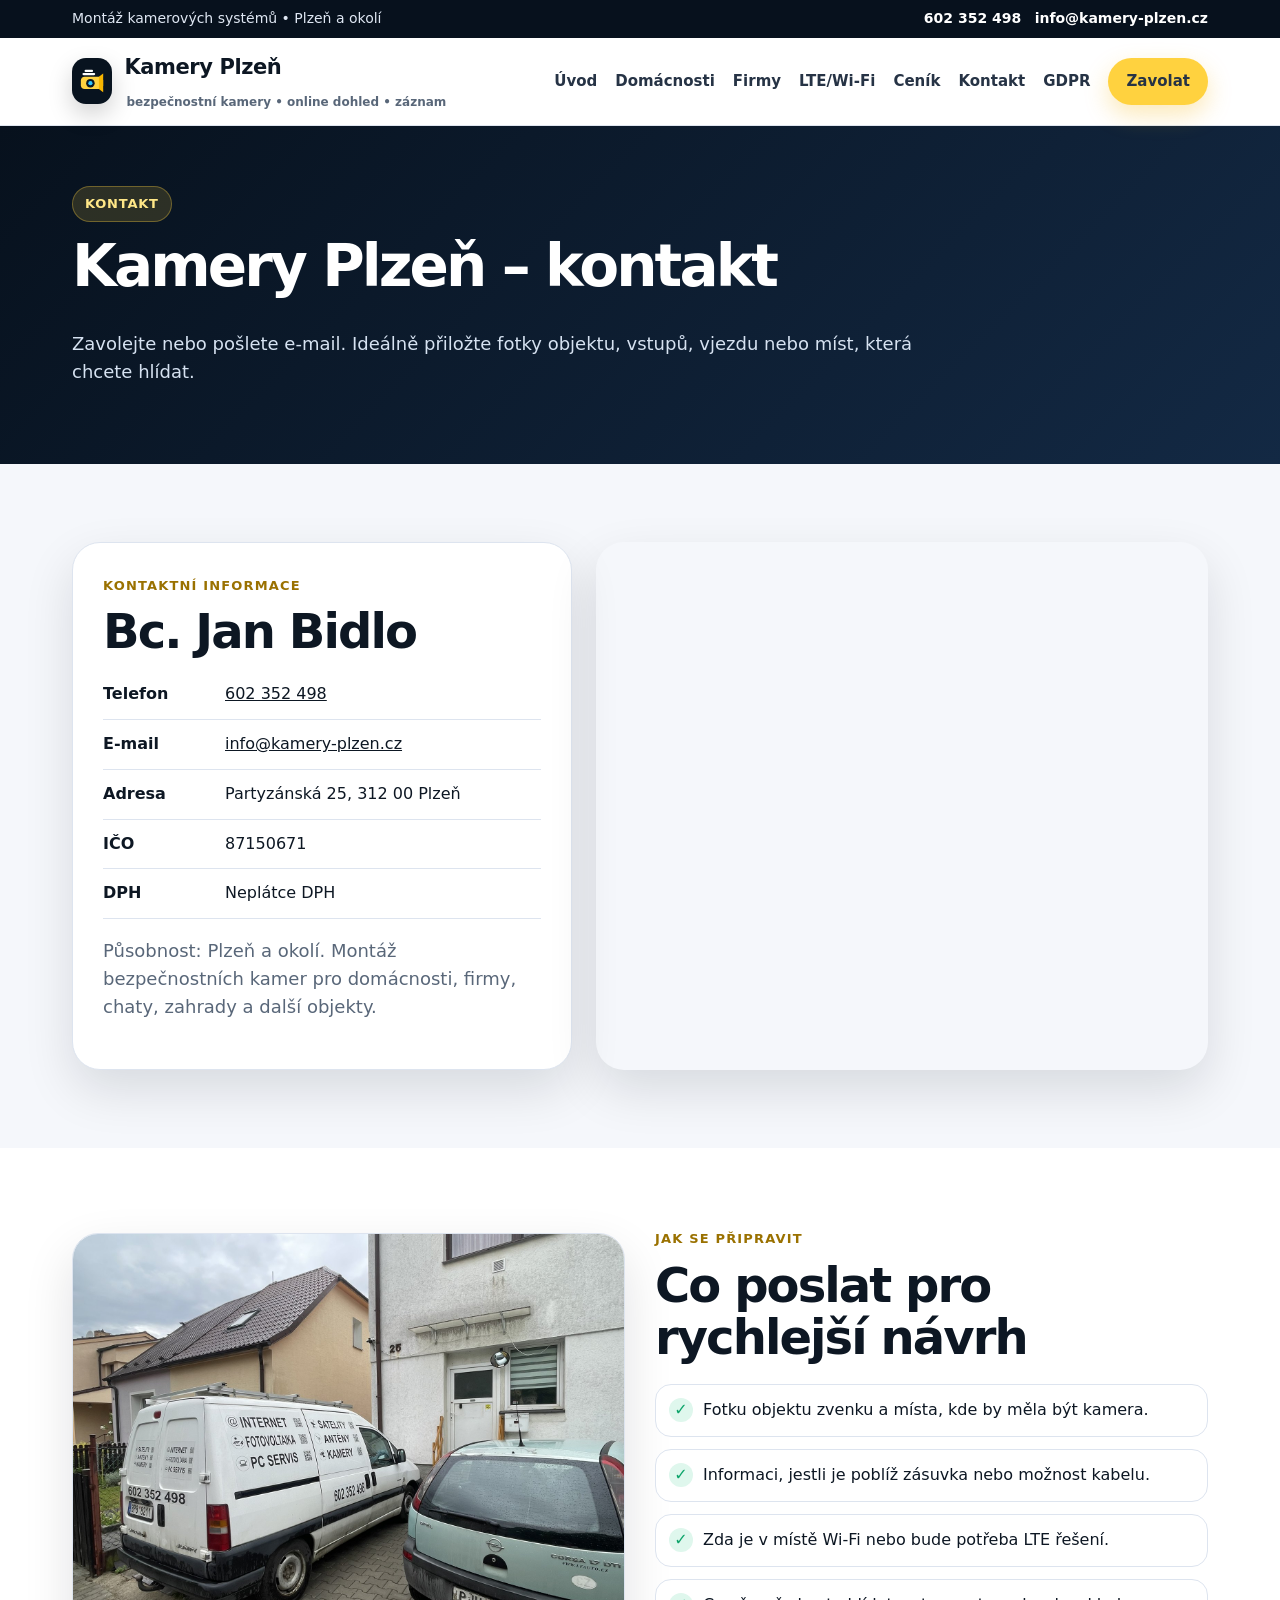
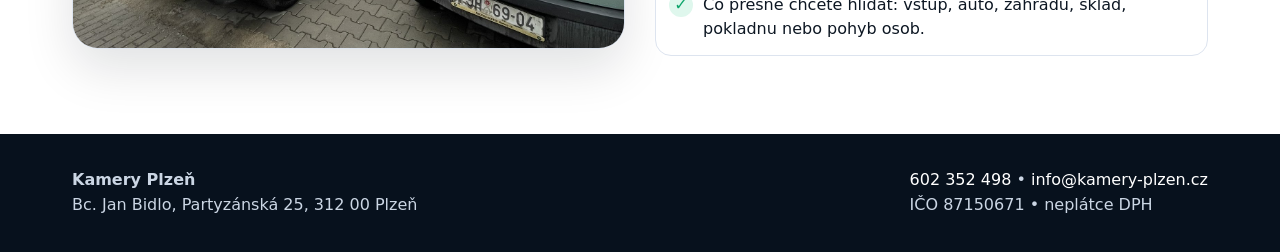
<file: kontakt.html>
<!doctype html><html lang="cs"><head><meta charset="utf-8"><meta name="viewport" content="width=device-width,initial-scale=1"><title>Kontakt | Kamery Plzeň</title><meta name="description" content="Kontakt na montáž bezpečnostních kamer v Plzni. Telefon, e-mail, adresa Partyzánská 25 a mapa."><link rel="icon" type="image/svg+xml" href="assets/img/favicon.svg"><link rel="stylesheet" href="assets/css/style.css"></head><body><div class="topbar"><div class="container"><div>Montáž kamerových systémů • Plzeň a okolí</div><div><a href="tel:+420602352498">602 352 498</a> &nbsp; <a href="mailto:info@kamery-plzen.cz">info@kamery-plzen.cz</a></div></div></div><nav class="nav"><div class="container"><a class="brand" href="index.html"><span class="brand-mark"><svg xmlns="http://www.w3.org/2000/svg" viewBox="0 0 64 64"><rect width="64" height="64" rx="14" fill="#08131f"/><path d="M18 24h28c4 0 7 3 7 7v9c0 4-3 7-7 7H18c-4 0-7-3-7-7v-9c0-4 3-7 7-7Z" fill="#ffd23f"/><path d="M45 24l8-6v35l-8-6V24Z" fill="#f7b500"/><circle cx="29" cy="36" r="8" fill="#0b1724"/><circle cx="29" cy="36" r="4" fill="#2fc4ff"/><path d="M16 19h20" stroke="#fff" stroke-width="4" stroke-linecap="round"/><path d="M20 13h12" stroke="#fff" stroke-width="4" stroke-linecap="round"/></svg></span><span class="brand-text"><span class="brand-title">Kamery Plzeň</span><span class="brand-sub">bezpečnostní kamery • online dohled • záznam</span></span></a><div class="menu"><a href="index.html">Úvod</a><a href="pro-domacnosti.html">Domácnosti</a><a href="pro-firmy.html">Firmy</a><a href="bezdratove-lte-kamery.html">LTE/Wi‑Fi</a><a href="cenik.html">Ceník</a><a href="kontakt.html">Kontakt</a><a href="gdpr/">GDPR</a><a class="btn" href="tel:+420602352498">Zavolat</a></div></div></nav><header class="subhero"><div class="container"><span class="eyebrow">Kontakt</span><h1>Kamery Plzeň – kontakt</h1><p>Zavolejte nebo pošlete e-mail. Ideálně přiložte fotky objektu, vstupů, vjezdu nebo míst, která chcete hlídat.</p></div></header><section class="section"><div class="container contact-grid"><div class="contact-card"><span class="kicker">Kontaktní informace</span><h2>Bc. Jan Bidlo</h2><div class="contact-line"><b>Telefon</b><a href="tel:+420602352498">602 352 498</a></div><div class="contact-line"><b>E-mail</b><a href="mailto:info@kamery-plzen.cz">info@kamery-plzen.cz</a></div><div class="contact-line"><b>Adresa</b><span>Partyzánská 25, 312 00 Plzeň</span></div><div class="contact-line"><b>IČO</b><span>87150671</span></div><div class="contact-line"><b>DPH</b><span>Neplátce DPH</span></div><p class="lead">Působnost: Plzeň a okolí. Montáž bezpečnostních kamer pro domácnosti, firmy, chaty, zahrady a další objekty.</p></div><iframe class="map" loading="lazy" referrerpolicy="no-referrer-when-downgrade" src="https://www.google.com/maps?q=Partyz%C3%A1nsk%C3%A1%2025%2C%20Plze%C5%88&output=embed"></iframe></div></section><section class="section alt"><div class="container feature"><img src="assets/img/auto-servis.jpg" alt="Provozovna a servisní auto"><div><span class="kicker">Jak se připravit</span><h2>Co poslat pro rychlejší návrh</h2><div class="list"><div class="tick">Fotku objektu zvenku a místa, kde by měla být kamera.</div><div class="tick">Informaci, jestli je poblíž zásuvka nebo možnost kabelu.</div><div class="tick">Zda je v místě Wi‑Fi nebo bude potřeba LTE řešení.</div><div class="tick">Co přesně chcete hlídat: vstup, auto, zahradu, sklad, pokladnu nebo pohyb osob.</div></div></div></div></section><footer class="footer"><div class="container"><div><b>Kamery Plzeň</b><br>Bc. Jan Bidlo, Partyzánská 25, 312 00 Plzeň</div><div><a href="tel:+420602352498">602 352 498</a> • <a href="mailto:info@kamery-plzen.cz">info@kamery-plzen.cz</a><br>IČO 87150671 • neplátce DPH</div></div></footer><a class="mobile-call" href="tel:+420602352498">Zavolat 602 352 498</a><script src="assets/js/main.js"></script></body></html>
</file>
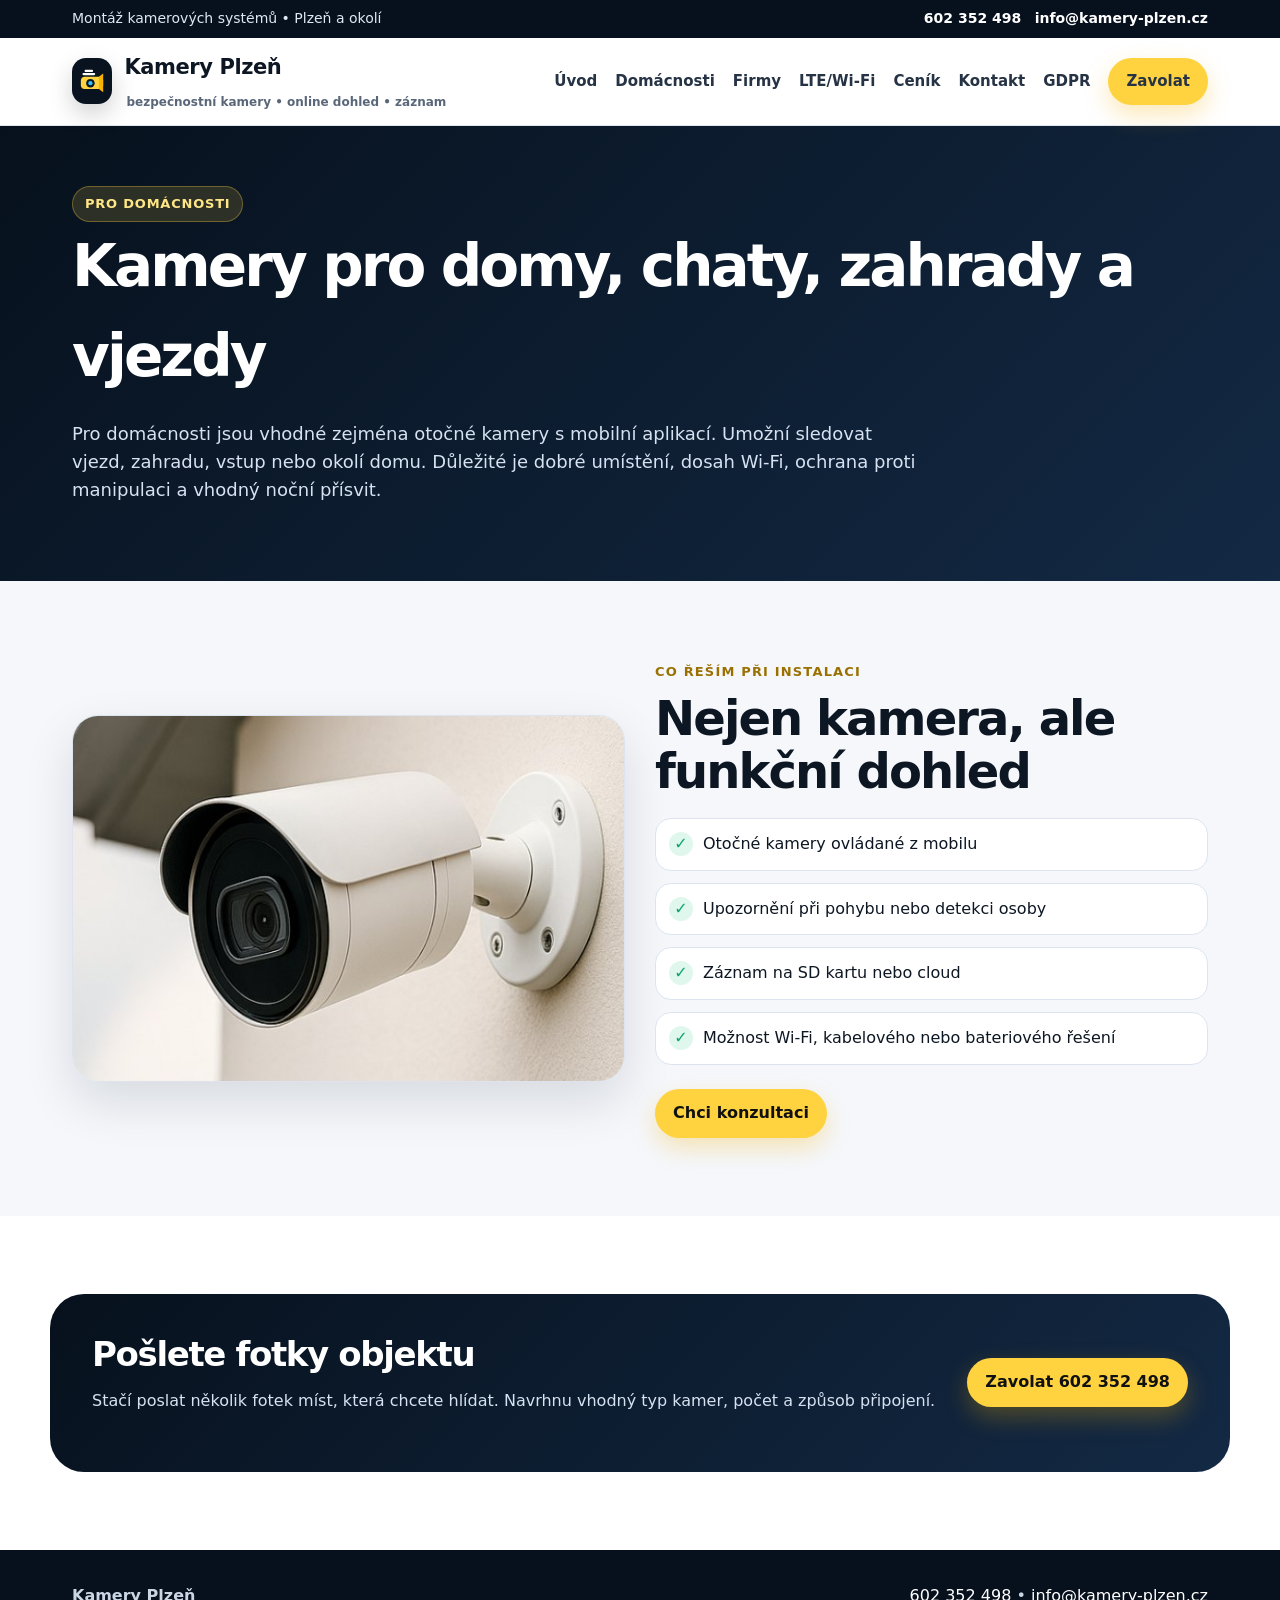
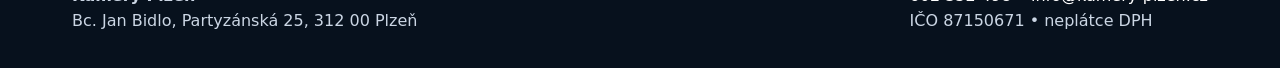
<file: pro-domacnosti.html>
<!doctype html><html lang="cs"><head><meta charset="utf-8"><meta name="viewport" content="width=device-width,initial-scale=1"><title>Kamerové systémy pro domácnosti Plzeň | Domy, chaty, zahrady</title><meta name="description" content="Otočné a venkovní bezpečnostní kamery pro rodinné domy, chaty, zahrady a vjezdy v Plzni a okolí."><link rel="icon" type="image/svg+xml" href="assets/img/favicon.svg"><link rel="stylesheet" href="assets/css/style.css"></head><body><div class="topbar"><div class="container"><div>Montáž kamerových systémů • Plzeň a okolí</div><div><a href="tel:+420602352498">602 352 498</a> &nbsp; <a href="mailto:info@kamery-plzen.cz">info@kamery-plzen.cz</a></div></div></div><nav class="nav"><div class="container"><a class="brand" href="index.html"><span class="brand-mark"><svg xmlns="http://www.w3.org/2000/svg" viewBox="0 0 64 64"><rect width="64" height="64" rx="14" fill="#08131f"/><path d="M18 24h28c4 0 7 3 7 7v9c0 4-3 7-7 7H18c-4 0-7-3-7-7v-9c0-4 3-7 7-7Z" fill="#ffd23f"/><path d="M45 24l8-6v35l-8-6V24Z" fill="#f7b500"/><circle cx="29" cy="36" r="8" fill="#0b1724"/><circle cx="29" cy="36" r="4" fill="#2fc4ff"/><path d="M16 19h20" stroke="#fff" stroke-width="4" stroke-linecap="round"/><path d="M20 13h12" stroke="#fff" stroke-width="4" stroke-linecap="round"/></svg></span><span class="brand-text"><span class="brand-title">Kamery Plzeň</span><span class="brand-sub">bezpečnostní kamery • online dohled • záznam</span></span></a><div class="menu"><a href="index.html">Úvod</a><a href="pro-domacnosti.html">Domácnosti</a><a href="pro-firmy.html">Firmy</a><a href="bezdratove-lte-kamery.html">LTE/Wi‑Fi</a><a href="cenik.html">Ceník</a><a href="kontakt.html">Kontakt</a><a href="gdpr/">GDPR</a><a class="btn" href="tel:+420602352498">Zavolat</a></div></div></nav><header class="subhero"><div class="container"><span class="eyebrow">Pro domácnosti</span><h1>Kamery pro domy, chaty, zahrady a vjezdy</h1><p>Pro domácnosti jsou vhodné zejména otočné kamery s mobilní aplikací. Umožní sledovat vjezd, zahradu, vstup nebo okolí domu. Důležité je dobré umístění, dosah Wi‑Fi, ochrana proti manipulaci a vhodný noční přísvit.</p></div></header><section class="section"><div class="container feature"><img src="assets/img/venkovni-kamera.jpg" alt="Kamery pro domy, chaty, zahrady a vjezdy"><div><span class="kicker">Co řeším při instalaci</span><h2>Nejen kamera, ale funkční dohled</h2><div class="list"><div class="tick">Otočné kamery ovládané z mobilu</div><div class="tick">Upozornění při pohybu nebo detekci osoby</div><div class="tick">Záznam na SD kartu nebo cloud</div><div class="tick">Možnost Wi‑Fi, kabelového nebo bateriového řešení</div></div><div style="margin-top:24px"><a class="btn" href="kontakt.html">Chci konzultaci</a></div></div></div></section><section class="section alt"><div class="container cta"><div><h2>Pošlete fotky objektu</h2><p>Stačí poslat několik fotek míst, která chcete hlídat. Navrhnu vhodný typ kamer, počet a způsob připojení.</p></div><a class="btn" href="tel:+420602352498">Zavolat 602 352 498</a></div></section><footer class="footer"><div class="container"><div><b>Kamery Plzeň</b><br>Bc. Jan Bidlo, Partyzánská 25, 312 00 Plzeň</div><div><a href="tel:+420602352498">602 352 498</a> • <a href="mailto:info@kamery-plzen.cz">info@kamery-plzen.cz</a><br>IČO 87150671 • neplátce DPH</div></div></footer><a class="mobile-call" href="tel:+420602352498">Zavolat 602 352 498</a><script src="assets/js/main.js"></script></body></html>
</file>
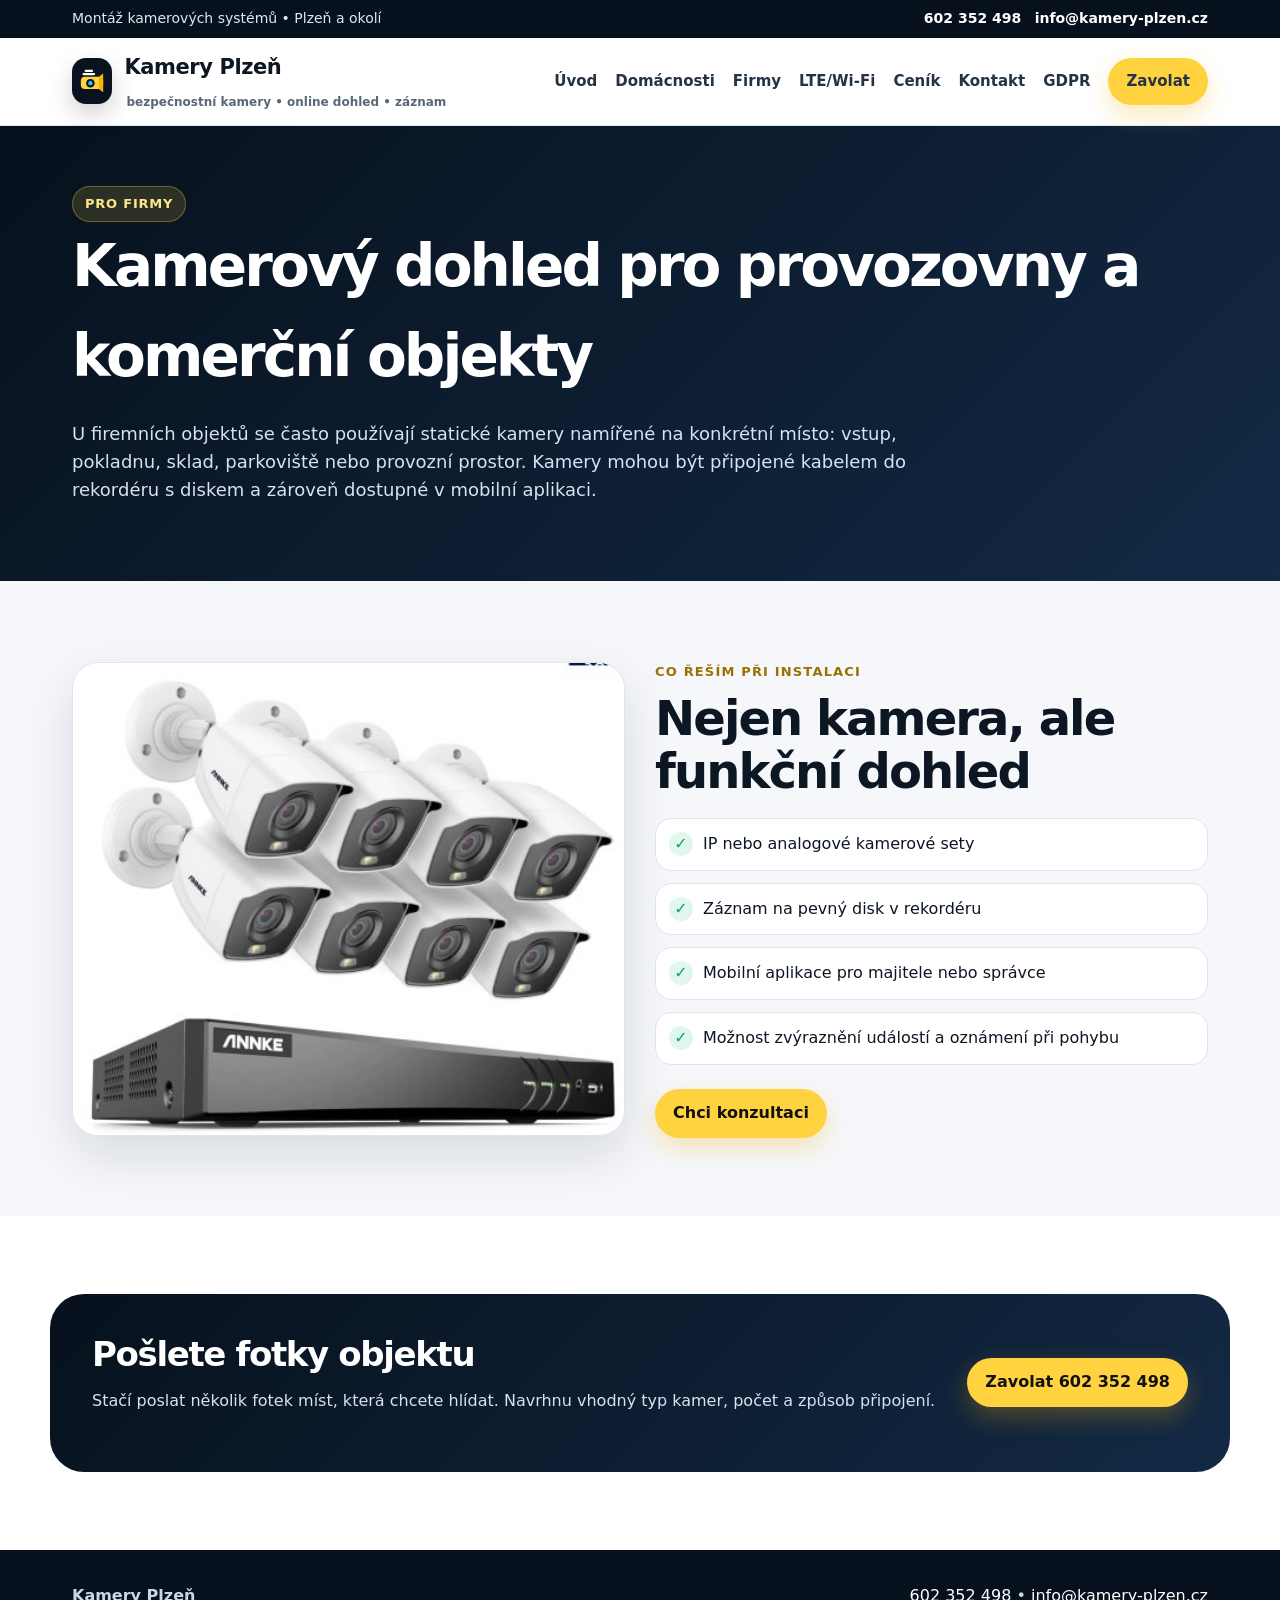
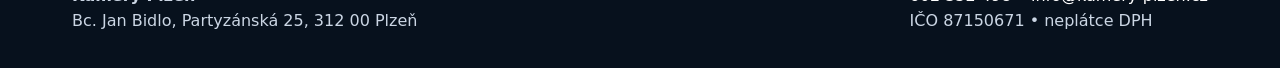
<file: pro-firmy.html>
<!doctype html><html lang="cs"><head><meta charset="utf-8"><meta name="viewport" content="width=device-width,initial-scale=1"><title>Kamerové systémy pro firmy Plzeň | Provozovny, sklady, restaurace</title><meta name="description" content="Kamerové systémy pro firmy, sklady, restaurace a komerční objekty v Plzni. IP kamery, rekordéry, záznam a online dohled."><link rel="icon" type="image/svg+xml" href="assets/img/favicon.svg"><link rel="stylesheet" href="assets/css/style.css"></head><body><div class="topbar"><div class="container"><div>Montáž kamerových systémů • Plzeň a okolí</div><div><a href="tel:+420602352498">602 352 498</a> &nbsp; <a href="mailto:info@kamery-plzen.cz">info@kamery-plzen.cz</a></div></div></div><nav class="nav"><div class="container"><a class="brand" href="index.html"><span class="brand-mark"><svg xmlns="http://www.w3.org/2000/svg" viewBox="0 0 64 64"><rect width="64" height="64" rx="14" fill="#08131f"/><path d="M18 24h28c4 0 7 3 7 7v9c0 4-3 7-7 7H18c-4 0-7-3-7-7v-9c0-4 3-7 7-7Z" fill="#ffd23f"/><path d="M45 24l8-6v35l-8-6V24Z" fill="#f7b500"/><circle cx="29" cy="36" r="8" fill="#0b1724"/><circle cx="29" cy="36" r="4" fill="#2fc4ff"/><path d="M16 19h20" stroke="#fff" stroke-width="4" stroke-linecap="round"/><path d="M20 13h12" stroke="#fff" stroke-width="4" stroke-linecap="round"/></svg></span><span class="brand-text"><span class="brand-title">Kamery Plzeň</span><span class="brand-sub">bezpečnostní kamery • online dohled • záznam</span></span></a><div class="menu"><a href="index.html">Úvod</a><a href="pro-domacnosti.html">Domácnosti</a><a href="pro-firmy.html">Firmy</a><a href="bezdratove-lte-kamery.html">LTE/Wi‑Fi</a><a href="cenik.html">Ceník</a><a href="kontakt.html">Kontakt</a><a href="gdpr/">GDPR</a><a class="btn" href="tel:+420602352498">Zavolat</a></div></div></nav><header class="subhero"><div class="container"><span class="eyebrow">Pro firmy</span><h1>Kamerový dohled pro provozovny a komerční objekty</h1><p>U firemních objektů se často používají statické kamery namířené na konkrétní místo: vstup, pokladnu, sklad, parkoviště nebo provozní prostor. Kamery mohou být připojené kabelem do rekordéru s diskem a zároveň dostupné v mobilní aplikaci.</p></div></header><section class="section"><div class="container feature"><img src="assets/img/kamerovy-set.jpg" alt="Kamerový dohled pro provozovny a komerční objekty"><div><span class="kicker">Co řeším při instalaci</span><h2>Nejen kamera, ale funkční dohled</h2><div class="list"><div class="tick">IP nebo analogové kamerové sety</div><div class="tick">Záznam na pevný disk v rekordéru</div><div class="tick">Mobilní aplikace pro majitele nebo správce</div><div class="tick">Možnost zvýraznění událostí a oznámení při pohybu</div></div><div style="margin-top:24px"><a class="btn" href="kontakt.html">Chci konzultaci</a></div></div></div></section><section class="section alt"><div class="container cta"><div><h2>Pošlete fotky objektu</h2><p>Stačí poslat několik fotek míst, která chcete hlídat. Navrhnu vhodný typ kamer, počet a způsob připojení.</p></div><a class="btn" href="tel:+420602352498">Zavolat 602 352 498</a></div></section><footer class="footer"><div class="container"><div><b>Kamery Plzeň</b><br>Bc. Jan Bidlo, Partyzánská 25, 312 00 Plzeň</div><div><a href="tel:+420602352498">602 352 498</a> • <a href="mailto:info@kamery-plzen.cz">info@kamery-plzen.cz</a><br>IČO 87150671 • neplátce DPH</div></div></footer><a class="mobile-call" href="tel:+420602352498">Zavolat 602 352 498</a><script src="assets/js/main.js"></script></body></html>
</file>
<file: assets/css/style.css>
:root{--bg:#f5f7fb;--ink:#0d1723;--muted:#596779;--brand:#ffd23f;--brand2:#f4b000;--dark:#08131f;--card:#fff;--line:#dde4ef;--ok:#0ea56b;--blue:#1b76ff;--shadow:0 20px 50px rgba(5,14,28,.12);--radius:22px;}
*{box-sizing:border-box}html{scroll-behavior:smooth}body{margin:0;font-family:Inter,system-ui,-apple-system,Segoe UI,Roboto,Arial,sans-serif;color:var(--ink);background:var(--bg);line-height:1.55}a{color:inherit}.container{max-width:1180px;margin:0 auto;padding:0 22px}.topbar{background:#07111d;color:#dfe7f3;font-size:14px}.topbar .container{display:flex;gap:20px;justify-content:space-between;align-items:center;padding-top:8px;padding-bottom:8px}.topbar a{color:#fff;text-decoration:none;font-weight:700}.nav{position:sticky;top:0;z-index:20;background:rgba(255,255,255,.92);backdrop-filter:blur(14px);border-bottom:1px solid rgba(221,228,239,.9)}.nav .container{display:flex;align-items:center;justify-content:space-between;padding-top:13px;padding-bottom:13px}.brand{display:flex;align-items:center;gap:12px;text-decoration:none}.brand-mark{width:46px;height:46px;border-radius:14px;background:var(--dark);display:grid;place-items:center;box-shadow:0 10px 25px rgba(0,0,0,.18)}.brand-mark svg{width:34px;height:34px}.brand-title{font-weight:900;font-size:21px;letter-spacing:-.02em}.brand-sub{font-size:12px;color:var(--muted);font-weight:700}.menu{display:flex;gap:18px;align-items:center}.menu a{text-decoration:none;color:#263345;font-weight:750;font-size:15px}.menu a:hover{color:#000}.btn{display:inline-flex;align-items:center;justify-content:center;gap:9px;text-decoration:none;font-weight:900;border-radius:999px;padding:12px 18px;border:0;background:var(--brand);color:#111;box-shadow:0 10px 24px rgba(244,176,0,.28)}.btn.dark{background:#0b1724;color:#fff;box-shadow:none}.btn.outline{background:#fff;border:1px solid var(--line);box-shadow:none}.hero{background:radial-gradient(circle at 70% 20%,rgba(255,210,63,.25),transparent 32%),linear-gradient(135deg,#07111d 0%,#0c2036 55%,#172338 100%);color:#fff;overflow:hidden}.hero-grid{display:grid;grid-template-columns:1.08fr .92fr;gap:44px;align-items:center;padding:76px 22px 66px}.eyebrow{display:inline-flex;align-items:center;gap:8px;padding:7px 12px;border-radius:999px;background:rgba(255,210,63,.15);border:1px solid rgba(255,210,63,.32);color:#ffe787;font-weight:900;font-size:13px;text-transform:uppercase;letter-spacing:.06em}.hero h1{font-size:clamp(38px,5vw,68px);line-height:1.02;margin:18px 0 18px;letter-spacing:-.06em}.hero p{font-size:19px;color:#d6e2f1;max-width:680px}.hero-actions{display:flex;gap:12px;flex-wrap:wrap;margin-top:28px}.hero-cards{display:grid;grid-template-columns:repeat(3,1fr);gap:12px;margin-top:28px;max-width:760px}.mini{background:rgba(255,255,255,.08);border:1px solid rgba(255,255,255,.13);border-radius:18px;padding:14px}.mini b{display:block;color:#fff}.mini span{font-size:13px;color:#c9d7e6}.hero-photo{position:relative}.hero-photo img{width:100%;height:500px;object-fit:cover;border-radius:32px;box-shadow:var(--shadow);border:1px solid rgba(255,255,255,.18)}.float-box{position:absolute;left:-24px;bottom:28px;background:#fff;color:var(--ink);padding:18px;border-radius:22px;box-shadow:var(--shadow);max-width:280px}.float-box b{font-size:18px}.float-box span{display:block;color:var(--muted);font-size:14px;margin-top:4px}.section{padding:78px 0}.section.alt{background:#fff}.section-head{max-width:760px;margin-bottom:30px}.section-head.center{text-align:center;margin-left:auto;margin-right:auto}.kicker{color:#9a7100;font-weight:900;text-transform:uppercase;letter-spacing:.09em;font-size:13px}.section h2{font-size:clamp(30px,4vw,48px);line-height:1.1;margin:8px 0 12px;letter-spacing:-.04em}.section p.lead{color:var(--muted);font-size:18px}.cards{display:grid;grid-template-columns:repeat(3,1fr);gap:20px}.card{background:var(--card);border:1px solid var(--line);border-radius:var(--radius);padding:24px;box-shadow:0 12px 35px rgba(5,14,28,.06)}.card h3{margin:12px 0 8px;font-size:22px;letter-spacing:-.02em}.card p{color:var(--muted);margin:0}.icon{width:48px;height:48px;border-radius:15px;background:#fff4bf;display:grid;place-items:center;font-size:24px}.feature{display:grid;grid-template-columns:1fr 1fr;gap:30px;align-items:center}.feature img{width:100%;border-radius:26px;box-shadow:var(--shadow);border:1px solid var(--line)}.list{display:grid;gap:12px;margin-top:20px}.tick{display:flex;gap:10px;align-items:flex-start;background:#fff;border:1px solid var(--line);border-radius:16px;padding:13px}.tick:before{content:'✓';font-weight:900;color:var(--ok);background:#dff7ed;border-radius:50%;width:24px;height:24px;display:grid;place-items:center;flex:0 0 24px}.split{display:grid;grid-template-columns:1fr 1fr;gap:24px}.price{font-size:34px;font-weight:950;letter-spacing:-.04em}.gallery{display:grid;grid-template-columns:1.2fr .8fr .8fr;gap:16px}.gallery img{width:100%;height:260px;object-fit:cover;border-radius:22px;box-shadow:0 12px 30px rgba(5,14,28,.08);border:1px solid var(--line);background:white}.gallery img:first-child{height:536px;grid-row:span 2}.gallery-row{display:grid;grid-template-columns:repeat(3,1fr);gap:18px;align-items:stretch}.gallery-row img{width:100%;height:260px;object-fit:cover;display:block;border-radius:22px;box-shadow:0 12px 30px rgba(5,14,28,.08);border:1px solid var(--line);background:#fff}.contact-grid{display:grid;grid-template-columns:.9fr 1.1fr;gap:24px;align-items:stretch}.contact-card{background:#fff;border:1px solid var(--line);border-radius:28px;padding:30px;box-shadow:var(--shadow)}.contact-line{display:flex;gap:12px;padding:12px 0;border-bottom:1px solid var(--line)}.contact-line:last-child{border-bottom:0}.contact-line b{min-width:110px}.map{border:0;width:100%;height:100%;min-height:420px;border-radius:28px;box-shadow:var(--shadow)}.cta{background:linear-gradient(135deg,#07111d,#132944);color:#fff;border-radius:34px;padding:42px;display:flex;justify-content:space-between;gap:25px;align-items:center}.cta h2{margin:0;font-size:34px}.cta p{color:#d6e2f1}.footer{background:#07111d;color:#cbd6e4;padding:34px 0}.footer .container{display:flex;justify-content:space-between;gap:20px;flex-wrap:wrap}.footer a{color:#fff;text-decoration:none}.subhero{background:linear-gradient(135deg,#07111d,#132944);color:#fff;padding:60px 0}.subhero h1{font-size:clamp(34px,5vw,58px);margin:0 0 12px;letter-spacing:-.05em}.subhero p{color:#d6e2f1;font-size:18px;max-width:850px}.mobile-call{display:none;position:fixed;left:12px;right:12px;bottom:12px;z-index:30;background:#ffd23f;color:#111;text-decoration:none;font-weight:950;text-align:center;padding:14px;border-radius:18px;box-shadow:0 10px 30px rgba(0,0,0,.3)}

@media(max-width:900px){
  .topbar .container{display:block}
  .menu{display:none}
  .hero-grid,.feature,.split,.contact-grid{grid-template-columns:1fr}
  .hero-grid{padding-top:48px}
  .hero-photo img{height:360px}
  .float-box{position:static;margin-top:14px}
  .hero-cards,.cards{grid-template-columns:1fr}
  .gallery{grid-template-columns:1fr}
  .gallery img,.gallery img:first-child{height:auto;grid-row:auto}
  .gallery-row{grid-template-columns:repeat(3,1fr);gap:8px}
  .gallery-row img{height:120px;border-radius:14px}
  .cta{display:block}
  .mobile-call{display:block}
  .section{padding:54px 0}
  
}
.camera-gallery-row{
  display:flex !important;
  flex-direction:row !important;
  gap:18px !important;
  width:100% !important;
  align-items:stretch !important;
}

.camera-gallery-row img{
  display:block !important;
  width:calc((100% - 36px) / 3) !important;
  max-width:calc((100% - 36px) / 3) !important;
  height:260px !important;
  object-fit:cover !important;
  border-radius:22px !important;
  box-shadow:0 12px 30px rgba(5,14,28,.08) !important;
  border:1px solid var(--line) !important;
  background:#fff !important;
  flex:0 0 calc((100% - 36px) / 3) !important;
}

@media(max-width:900px){
  .camera-gallery-row{
    gap:8px !important;
  }

  .camera-gallery-row img{
    width:calc((100% - 16px) / 3) !important;
    max-width:calc((100% - 16px) / 3) !important;
    flex:0 0 calc((100% - 16px) / 3) !important;
    height:120px !important;
    border-radius:14px !important;
  }
}


/* Oprava domovské stránky: karta Kompletní řešení mimo obrázek a 3 fotky techniky v jednom řádku */
.hero-solution{
  margin-top:16px;
  background:rgba(255,255,255,.08);
  border:1px solid rgba(255,255,255,.13);
  border-radius:18px;
  padding:16px;
  max-width:760px;
}
.hero-solution b{
  display:block;
  color:#fff;
  font-size:18px;
}
.hero-solution span{
  display:block;
  color:#c9d7e6;
  font-size:14px;
  margin-top:4px;
}
.camera-gallery-row{
  display:grid !important;
  grid-template-columns:repeat(3,minmax(0,1fr)) !important;
  gap:18px !important;
  width:100% !important;
  align-items:stretch !important;
}
.camera-gallery-row img{
  display:block !important;
  width:100% !important;
  height:260px !important;
  object-fit:cover !important;
  border-radius:22px !important;
  box-shadow:0 12px 30px rgba(5,14,28,.08) !important;
  border:1px solid var(--line) !important;
  background:#fff !important;
}
@media(max-width:900px){
  .hero-solution{margin-top:12px}
  .camera-gallery-row{grid-template-columns:repeat(3,minmax(0,1fr)) !important;gap:8px !important}
  .camera-gallery-row img{height:120px !important;border-radius:14px !important}
}


/* Větší odsazení podtitulku v logu, aby nebyl nalepený na nadpis */
.brand-text{display:flex;align-items:baseline;gap:10px;flex-wrap:wrap}
.brand-title{display:inline-block}
.brand-sub{display:inline-block;margin-left:2px;white-space:nowrap}
@media(max-width:520px){.brand-text{display:block}.brand-sub{display:block;margin-left:0;margin-top:2px;white-space:normal}}

/* GDPR stránky */
.privacy-wrap{max-width:920px;margin:0 auto}
.privacy-card{background:rgba(255,255,255,.96);border:1px solid var(--line);border-radius:28px;padding:34px;box-shadow:var(--shadow)}
.privacy-card h2{font-size:28px;margin-top:34px}
.privacy-card h2:first-child{margin-top:0}
.privacy-card h3{font-size:20px;margin:24px 0 8px}
.privacy-card p{color:#2a3544}
.privacy-card ul{margin:10px 0 18px;padding-left:24px;color:#2a3544}
.privacy-card li{margin:8px 0}
.privacy-meta{display:grid;grid-template-columns:repeat(2,minmax(0,1fr));gap:16px;margin:24px 0}
.privacy-box{background:#f7f9fd;border:1px solid var(--line);border-radius:18px;padding:18px}
.privacy-box b{display:block;margin-bottom:6px}
.privacy-links{display:grid;grid-template-columns:repeat(2,minmax(0,1fr));gap:18px;margin-top:24px}
.privacy-link{display:block;text-decoration:none;background:#fff;border:1px solid var(--line);border-radius:22px;padding:22px;box-shadow:0 12px 30px rgba(5,14,28,.06)}
.privacy-link:hover{transform:translateY(-2px);box-shadow:0 18px 38px rgba(5,14,28,.10)}
.privacy-link span{display:block;color:var(--muted);font-size:14px;margin-top:6px}
@media(max-width:720px){.privacy-card{padding:24px}.privacy-meta,.privacy-links{grid-template-columns:1fr}}

/* Safari/iOS fallback: keep GDPR content visible as a normal block. */
.privacy-wrap{display:block!important;width:100%;overflow:visible}
.privacy-card{display:block!important;visibility:visible!important;opacity:1!important;position:relative;z-index:1}
</file>
